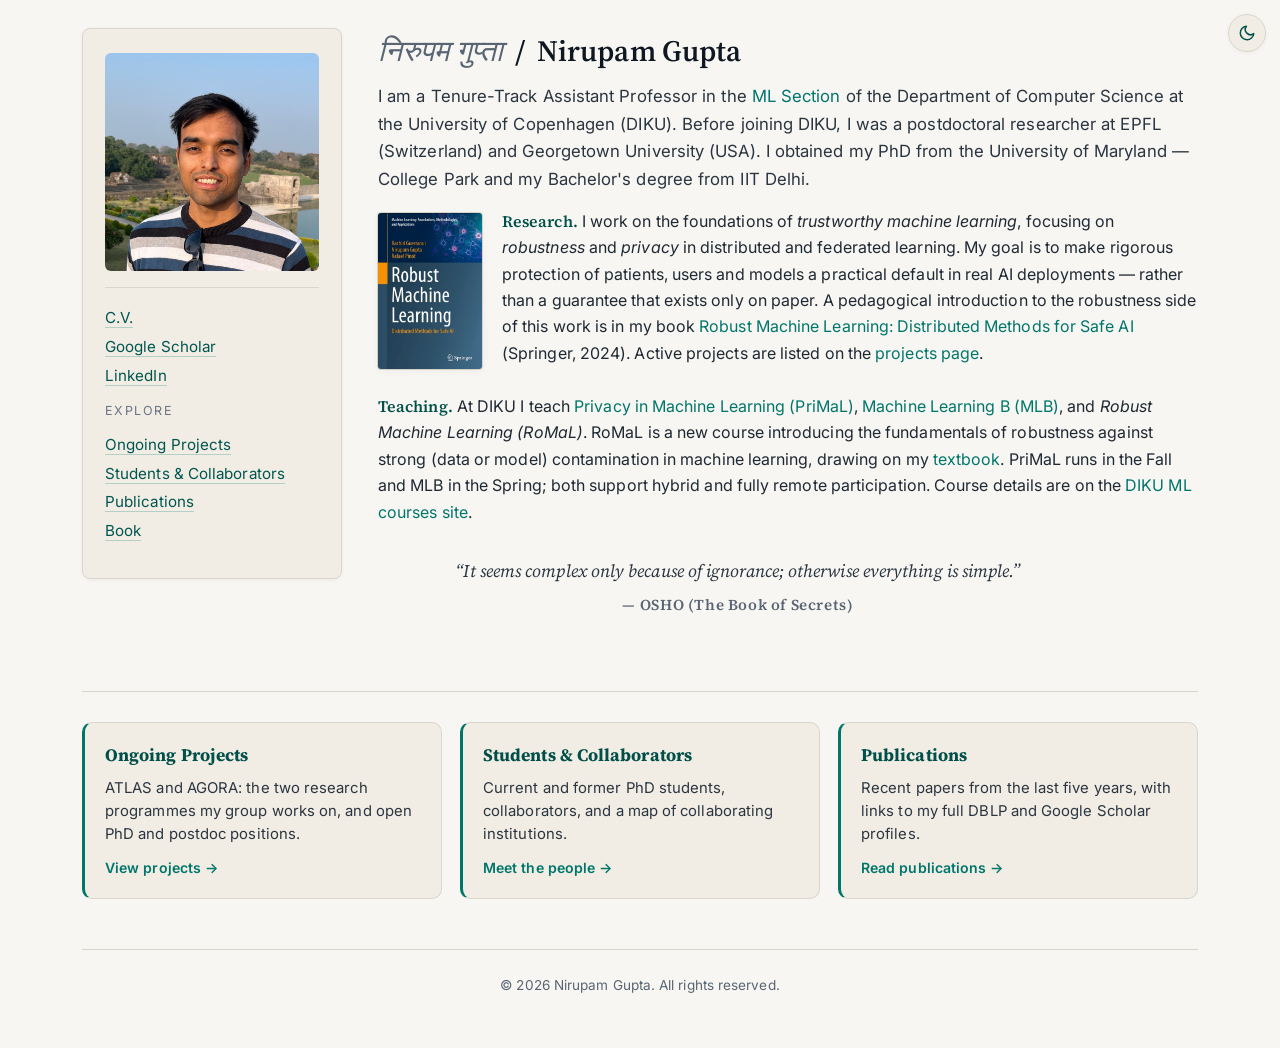
<file: index.html>
<!DOCTYPE HTML>
<html lang="en-US">
<head>
  <meta charset="UTF-8">
  <meta name="viewport" content="width=device-width, initial-scale=1.0">
  <meta name="author" content="Nirupam Gupta">
  <meta name="keywords" content="nirupam gupta, trustworthy machine learning, robust federated learning, differential privacy, Byzantine resilience, DIKU, University of Copenhagen">
  <meta name="description" content="Personal webpage of Nirupam Gupta, Tenure-Track Assistant Professor at DIKU, University of Copenhagen. Research on robust and private machine learning.">

  <title>निरुपम गुप्ता (Nirupam Gupta)</title>

  <!-- Web fonts: a clean serif for headings + a friendly sans-serif for body text -->
  <link rel="preconnect" href="https://fonts.googleapis.com">
  <link rel="preconnect" href="https://fonts.gstatic.com" crossorigin>
  <link href="https://fonts.googleapis.com/css2?family=Inter:wght@400;500;600;700&family=Source+Serif+4:ital,wght@0,400;0,600;0,700;1,400&display=swap" rel="stylesheet">

  <script>
    // Apply a saved light/dark choice before the page paints (avoids a flash).
    try { var t = localStorage.getItem('theme'); if (t) document.documentElement.setAttribute('data-theme', t); } catch (e) {}
  </script>
  <link rel="stylesheet" href="style.css">
</head>

<body>

  <button class="theme-toggle" type="button" aria-label="Switch colour theme">
    <svg class="icon-moon" viewBox="0 0 24 24" fill="none" stroke="currentColor" stroke-width="2" stroke-linecap="round" stroke-linejoin="round" aria-hidden="true"><path d="M21 12.8A9 9 0 1 1 11.2 3a7 7 0 0 0 9.8 9.8z"/></svg>
    <svg class="icon-sun" viewBox="0 0 24 24" fill="none" stroke="currentColor" stroke-width="2" stroke-linecap="round" stroke-linejoin="round" aria-hidden="true"><circle cx="12" cy="12" r="4"/><path d="M12 2v2M12 20v2M4.9 4.9l1.4 1.4M17.7 17.7l1.4 1.4M2 12h2M20 12h2M4.9 19.1l1.4-1.4M17.7 6.3l1.4-1.4"/></svg>
  </button>

  <div class="container">

    <!-- ============ HEADER: photo + intro ============ -->
    <div class="profile-grid">

      <aside class="sidebar">
        <img src="https://nirupam115.github.io/mandu.jpg" alt="Nirupam Gupta">

        <hr>
        <div class="sidebar-content">
          <p>
            <a href="https://nirupam115.github.io/full_CV.pdf" target="_blank">C.V.</a><br>
            <a href="https://scholar.google.com/citations?user=WmMys-YAAAAJ" target="_blank">Google Scholar</a><br>
            <a href="https://www.linkedin.com/in/niru-gupta/" target="_blank">LinkedIn</a>
          </p>

          <p class="nav-label">Explore</p>
          <p>
            <a href="projects.html">Ongoing Projects</a><br>
            <a href="people.html">Students &amp; Collaborators</a><br>
            <a href="publications.html">Publications</a><br>
            <a href="https://link.springer.com/book/10.1007/978-981-97-0688-4" target="_blank">Book</a>
          </p>
        </div>
      </aside>

      <section class="main">
        <h1>
          <span class="lang-script">निरुपम गुप्ता</span> &nbsp;/&nbsp; Nirupam Gupta
        </h1>

        <p class="lead">
          I am a Tenure-Track Assistant Professor in the
          <a href="https://di.ku.dk/english/research/machine-learning/" target="_blank">ML Section</a>
          of the Department of Computer Science at the University of Copenhagen (DIKU).
          Before joining DIKU, I was a postdoctoral researcher at EPFL (Switzerland)
          and Georgetown University (USA). I obtained my PhD from the University of Maryland — College Park
          and my Bachelor's degree from IIT Delhi.
        </p>

        <p class="with-book">
          <a class="book-cover" href="https://link.springer.com/book/10.1007/978-981-97-0688-4" target="_blank"
             title="Robust Machine Learning: Distributed Methods for Safe AI (Springer, 2024)">
            <img src="book_cover.jpg" width="360" height="541"
                 alt="Cover of the book Robust Machine Learning: Distributed Methods for Safe AI, by Rachid Guerraoui, Nirupam Gupta and Rafael Pinot (Springer)">
          </a>
          <span class="label">Research.</span>
          I work on the foundations of <em>trustworthy machine learning</em>, focusing on
          <em>robustness</em> and <em>privacy</em> in distributed and federated learning. My goal
          is to make rigorous protection of patients, users and models a practical default in real
          AI deployments — rather than a guarantee that exists only on paper. A pedagogical
          introduction to the robustness side of this work is in my book
          <a href="https://link.springer.com/book/10.1007/978-981-97-0688-4" target="_blank">Robust
          Machine Learning: Distributed Methods for Safe AI</a> (Springer, 2024). Active projects
          are listed on the <a href="projects.html">projects page</a>.
        </p>

        <p>
          <span class="label">Teaching.</span>
          At DIKU I teach
          <a href="https://sites.google.com/diku.edu/machine-learning-courses/primal" target="_blank">Privacy
          in Machine Learning (PriMaL)</a>,
          <a href="https://sites.google.com/diku.edu/machine-learning-courses/mlb" target="_blank">Machine
          Learning B (MLB)</a>, and <em>Robust Machine Learning (RoMaL)</em>. RoMaL is a new course
          introducing the fundamentals of robustness against strong (data or model) contamination in
          machine learning, drawing on my
          <a href="https://link.springer.com/book/10.1007/978-981-97-0688-4" target="_blank">textbook</a>.
          PriMaL runs in the Fall and MLB in the Spring; both support hybrid and fully remote
          participation. Course details are on the
          <a href="https://sites.google.com/diku.edu/machine-learning-courses" target="_blank">DIKU
          ML courses site</a>.
        </p>

        <!-- The quote, untouched -->
        <p class="quote">
          “It seems complex only because of ignorance; otherwise everything is simple.”
          <span class="attrib">— OSHO (The Book of Secrets)</span>
        </p>
      </section>
    </div>

    <!-- ============ EXPLORE: links to sub-pages ============ -->
    <div class="section">
      <div class="explore">
        <a class="explore-card" href="projects.html">
          <h3>Ongoing Projects</h3>
          <p>ATLAS and AGORA: the two research programmes my group works on, and open PhD and postdoc positions.</p>
          <span class="go">View projects &rarr;</span>
        </a>
        <a class="explore-card" href="people.html">
          <h3>Students &amp; Collaborators</h3>
          <p>Current and former PhD students, collaborators, and a map of collaborating institutions.</p>
          <span class="go">Meet the people &rarr;</span>
        </a>
        <a class="explore-card" href="publications.html">
          <h3>Publications</h3>
          <p>Recent papers from the last five years, with links to my full DBLP and Google Scholar profiles.</p>
          <span class="go">Read publications &rarr;</span>
        </a>
      </div>
    </div>

    <footer>
      &copy; 2026 Nirupam Gupta. All rights reserved.
    </footer>

  </div>

  <script src="theme.js"></script>
</body>
</html>
</file>
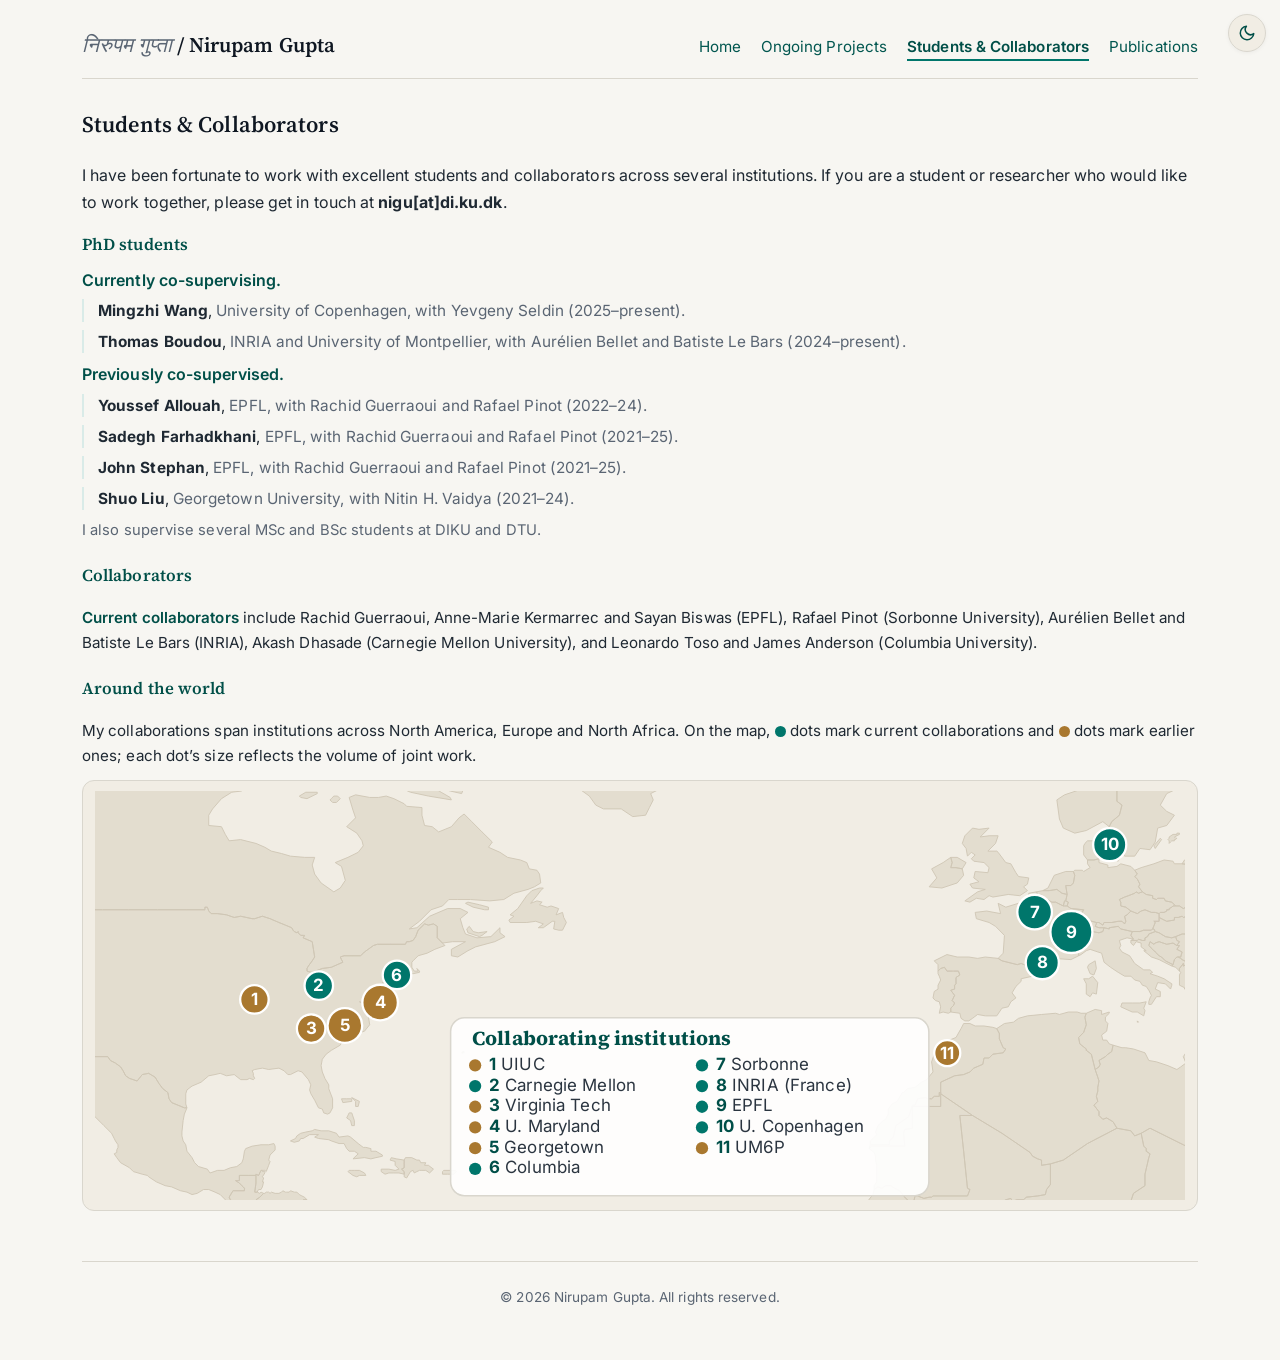
<file: people.html>
<!DOCTYPE HTML>
<html lang="en-US">
<head>
  <meta charset="UTF-8">
  <meta name="viewport" content="width=device-width, initial-scale=1.0">
  <meta name="author" content="Nirupam Gupta">
  <meta name="description" content="PhD students and collaborators of Nirupam Gupta (DIKU, University of Copenhagen).">

  <title>Students & Collaborators — Nirupam Gupta</title>

  <link rel="preconnect" href="https://fonts.googleapis.com">
  <link rel="preconnect" href="https://fonts.gstatic.com" crossorigin>
  <link href="https://fonts.googleapis.com/css2?family=Inter:wght@400;500;600;700&family=Source+Serif+4:ital,wght@0,400;0,600;0,700;1,400&display=swap" rel="stylesheet">
  <script>
    // Apply a saved light/dark choice before the page paints (avoids a flash).
    try { var t = localStorage.getItem('theme'); if (t) document.documentElement.setAttribute('data-theme', t); } catch (e) {}
  </script>
  <link rel="stylesheet" href="style.css">
</head>

<body>

  <button class="theme-toggle" type="button" aria-label="Switch colour theme">
    <svg class="icon-moon" viewBox="0 0 24 24" fill="none" stroke="currentColor" stroke-width="2" stroke-linecap="round" stroke-linejoin="round" aria-hidden="true"><path d="M21 12.8A9 9 0 1 1 11.2 3a7 7 0 0 0 9.8 9.8z"/></svg>
    <svg class="icon-sun" viewBox="0 0 24 24" fill="none" stroke="currentColor" stroke-width="2" stroke-linecap="round" stroke-linejoin="round" aria-hidden="true"><circle cx="12" cy="12" r="4"/><path d="M12 2v2M12 20v2M4.9 4.9l1.4 1.4M17.7 17.7l1.4 1.4M2 12h2M20 12h2M4.9 19.1l1.4-1.4M17.7 6.3l1.4-1.4"/></svg>
  </button>

  <div class="container">

    <header class="site-header">
      <a class="site-name" href="index.html"><span class="lang-script">निरुपम गुप्ता</span> / Nirupam Gupta</a>
      <nav class="site-nav" aria-label="Site">
        <a href="index.html">Home</a>
        <a href="projects.html">Ongoing Projects</a>
        <a href="people.html" aria-current="page">Students &amp; Collaborators</a>
        <a href="publications.html">Publications</a>
      </nav>
    </header>

    <main class="page-body">
    <div class="section people" id="people">
      <h2>Students &amp; Collaborators</h2>

      <p>
        I have been fortunate to work with excellent students and collaborators across several
        institutions. If you are a student or researcher who would like to work together, please
        get in touch at <strong>nigu[at]di.ku.dk</strong>.
      </p>

      <h3>PhD students</h3>
      <p style="margin:0 0 6px 0;"><span class="role-label">Currently co-supervising.</span></p>
      <ul class="people-list">
        <li>
          <strong>Mingzhi Wang</strong>,
          <span class="aff">University of Copenhagen, with Yevgeny Seldin (2025&ndash;present).</span>
        </li>
        <li>
          <strong>Thomas Boudou</strong>,
          <span class="aff">INRIA and University of Montpellier, with Aur&eacute;lien Bellet and
          Batiste Le Bars (2024&ndash;present).</span>
        </li>
      </ul>
      <p style="margin:8px 0 6px 0;"><span class="role-label">Previously co-supervised.</span></p>
      <ul class="people-list">
        <li>
          <strong>Youssef Allouah</strong>,
          <span class="aff">EPFL, with Rachid Guerraoui and Rafael Pinot (2022&ndash;24).</span>
        </li>
        <li>
          <strong>Sadegh Farhadkhani</strong>,
          <span class="aff">EPFL, with Rachid Guerraoui and Rafael Pinot (2021&ndash;25).</span>
        </li>
        <li>
          <strong>John Stephan</strong>,
          <span class="aff">EPFL, with Rachid Guerraoui and Rafael Pinot (2021&ndash;25).</span>
        </li>
        <li>
          <strong>Shuo Liu</strong>,
          <span class="aff">Georgetown University, with Nitin H. Vaidya (2021&ndash;24).</span>
        </li>
      </ul>
      <p class="project-note" style="margin-top:6px;">
        I also supervise several MSc and BSc students at DIKU and DTU.
      </p>

      <h3>Collaborators</h3>
      <p class="names">
        <span class="role-label">Current collaborators</span> include Rachid Guerraoui,
        Anne-Marie Kermarrec and Sayan Biswas (EPFL), Rafael Pinot (Sorbonne University),
        Aur&eacute;lien Bellet and Batiste Le Bars (INRIA), Akash Dhasade (Carnegie Mellon
        University), and Leonardo Toso and James Anderson (Columbia University).
      </p>

      <h3>Around the world</h3>
      <p class="names" style="margin-bottom:12px;">
        My collaborations span institutions across North America, Europe and North Africa. On the
        map, <span class="dot-current"></span>&nbsp;dots mark current collaborations and
        <span class="dot-earlier"></span>&nbsp;dots mark earlier ones; each dot&rsquo;s size reflects
        the volume of joint work.
      </p>
      <div class="collab-map">
      <svg class="collab-map-svg" viewBox="400.0 150.0 711.1 266.7" preserveAspectRatio="xMidYMid meet" role="img" aria-label="Map of collaborating institutions across North America, Europe and North Africa">
        <path class="land" d="M1114.2,267.5 1113.3,269.2 1114.2,271.7 1116.7,273.3 1116.7,274.2 1115.0,275.0 1114.2,277.5 1111.7,280.0 1110.8,279.2 1110.8,278.3 1107.5,276.7 1107.5,273.3 1107.5,270.0 1108.3,268.3 1107.5,267.5 1107.5,265.8 1110.0,262.5 1110.0,264.2 1111.7,263.3 1112.5,265.0 1114.2,265.8 1114.2,267.5Z M1094.2,232.5 1094.2,235.0 1090.8,235.0 1091.7,235.8 1090.0,240.0 1089.2,240.8 1084.2,240.8 1081.7,241.7 1076.7,241.7 1069.2,240.0 1067.5,238.3 1061.7,239.2 1061.7,240.0 1058.3,239.2 1055.0,239.2 1052.5,238.3 1053.3,236.7 1053.3,235.8 1055.0,235.8 1057.5,237.5 1058.3,235.8 1063.3,235.8 1067.5,235.0 1070.0,235.0 1071.7,236.7 1072.5,235.0 1071.7,231.7 1073.3,230.8 1075.8,228.3 1080.0,230.0 1082.5,228.3 1085.0,227.5 1089.2,229.2 1091.7,229.2 1094.2,230.0 1094.2,230.8 1094.2,232.5Z M1018.3,215.0 1022.5,215.0 1027.5,214.2 1030.8,216.7 1034.2,217.5 1033.3,221.7 1032.5,221.7 1031.7,225.0 1026.7,222.5 1024.2,222.5 1020.0,220.0 1017.5,217.5 1015.0,217.5 1014.2,215.8 1018.3,215.0Z M984.2,446.7 980.8,445.0 977.5,445.0 975.8,446.7 973.3,445.8 972.5,443.3 970.0,442.5 970.0,439.2 970.8,436.7 970.8,435.0 975.0,430.0 975.8,426.7 977.5,425.0 980.8,425.8 982.5,425.0 983.3,423.3 987.5,420.8 989.2,419.2 994.2,416.7 997.5,415.8 998.3,417.5 1001.7,416.7 1001.7,420.0 1002.5,422.5 1005.8,425.8 1005.8,428.3 1012.5,430.0 1011.7,433.3 1010.8,435.0 1008.3,435.8 1006.7,438.3 1005.0,439.2 1000.0,439.2 997.5,438.3 995.8,439.2 993.3,439.2 983.3,439.2 983.3,442.5 984.2,446.7Z M569.2,368.3 567.5,368.3 566.7,365.0 564.2,363.3 565.8,360.0 567.5,360.0 569.2,365.0 569.2,368.3Z M567.5,352.5 561.7,353.3 560.8,350.8 564.2,350.8 567.5,350.8 567.5,352.5Z M572.5,352.5 571.7,355.8 570.0,355.8 570.0,352.5 567.5,350.0 572.5,352.5Z M1105.8,250.8 1107.5,250.8 1105.8,253.3 1109.2,255.0 1108.3,258.3 1106.7,258.3 1105.8,258.3 1104.2,260.0 1103.3,263.3 1098.3,260.8 1095.8,258.3 1094.2,257.5 1091.7,255.0 1090.0,253.3 1087.5,250.8 1088.3,248.3 1090.8,250.0 1091.7,249.2 1094.2,248.3 1099.2,250.0 1103.3,249.2 1105.8,250.8Z M505.0,400.8 505.0,400.0 506.7,400.8 508.3,397.5 509.2,397.5 509.2,398.3 510.8,398.3 510.8,399.2 509.2,401.7 510.0,402.5 509.2,405.0 510.0,405.0 509.2,408.3 508.3,410.0 506.7,410.0 505.8,411.7 504.2,411.7 505.0,405.8 505.0,400.8Z M640.0,320.8 639.2,320.8 640.0,320.8 640.0,320.0 640.0,320.8 639.2,320.8 640.0,320.8 640.8,320.8 640.8,320.0 640.0,320.0 640.0,320.8Z M646.7,241.7 650.0,242.5 655.8,241.7 652.5,244.2 650.8,245.0 643.3,242.5 642.5,240.0 644.2,238.3 646.7,241.7Z M656.7,227.5 654.2,227.5 646.7,225.8 641.7,223.3 643.3,222.5 650.8,224.2 656.7,225.8 656.7,227.5Z M688.3,218.3 684.2,223.3 688.3,221.7 691.7,222.5 690.0,224.2 695.0,225.8 697.5,225.0 702.5,226.7 700.8,230.8 705.0,229.2 705.8,232.5 707.5,235.8 705.0,240.8 702.5,240.8 699.2,240.0 700.0,235.0 698.3,235.0 692.5,239.2 689.2,239.2 692.5,236.7 687.5,235.0 681.7,235.8 670.8,235.8 670.0,234.2 673.3,231.7 670.8,230.8 675.8,226.7 681.7,218.3 685.0,215.0 690.0,213.3 692.5,213.3 690.8,215.0 688.3,218.3Z M560.0,155.0 557.5,157.5 555.0,157.5 553.3,155.8 554.2,155.0 555.8,153.3 558.3,153.3 560.0,155.0Z M545.0,151.7 538.3,155.0 534.2,154.2 533.3,153.3 537.5,150.8 545.0,150.8 545.0,151.7Z M496.7,114.2 496.7,119.2 504.2,115.0 510.8,119.2 509.2,123.3 515.0,126.7 520.8,122.5 524.2,117.5 525.0,111.7 532.5,112.5 540.8,113.3 548.3,115.8 549.2,118.3 545.0,121.7 548.3,124.2 547.5,127.5 536.7,130.8 529.2,131.7 523.3,130.0 521.7,133.3 516.7,137.5 515.0,140.0 508.3,144.2 500.8,144.2 495.8,146.7 495.8,150.0 489.2,150.8 482.5,155.0 476.7,161.7 474.2,165.8 474.2,172.5 482.5,173.3 485.0,178.3 487.5,182.5 495.0,181.7 505.0,184.2 510.8,186.7 515.0,189.2 521.7,190.8 527.5,192.5 536.7,193.3 543.3,193.3 541.7,198.3 543.3,204.2 547.5,210.0 555.8,215.8 560.0,213.3 563.3,208.3 560.8,199.2 556.7,196.7 565.0,193.3 571.7,190.0 575.0,185.8 574.2,182.5 570.8,177.5 564.2,173.3 570.0,167.5 568.3,162.5 565.8,154.2 570.0,152.5 579.2,154.2 585.0,154.2 590.0,153.3 595.0,155.0 601.7,158.3 603.3,160.0 613.3,160.8 613.3,165.8 615.0,172.5 620.0,173.3 624.2,176.7 632.5,173.3 637.5,167.5 640.8,165.0 645.8,170.0 652.5,176.7 659.2,183.3 656.7,186.7 664.2,190.0 669.2,193.3 677.5,195.0 681.7,196.7 683.3,200.8 688.3,201.7 690.0,204.2 690.8,210.0 686.7,212.5 682.5,214.2 673.3,216.7 666.7,220.8 657.5,221.7 645.0,220.8 636.7,220.8 630.8,220.8 626.7,225.0 619.2,227.5 611.7,235.0 605.0,240.0 610.0,239.2 618.3,231.7 630.0,226.7 638.3,226.7 643.3,229.2 638.3,233.3 640.0,239.2 641.7,243.3 649.2,245.8 658.3,245.0 664.2,239.2 664.2,242.5 667.5,245.0 660.8,248.3 648.3,251.7 643.3,254.2 636.7,258.3 632.5,257.5 632.5,253.3 641.7,248.3 633.3,248.3 626.7,249.2 623.3,245.8 623.3,238.3 620.8,236.7 617.5,237.5 615.0,236.7 610.8,240.8 609.2,245.0 607.5,247.5 605.0,248.3 603.3,248.3 602.5,250.0 592.5,250.0 584.2,250.0 581.7,250.8 575.8,255.0 575.0,255.8 573.3,257.5 568.3,257.5 562.5,257.5 560.0,258.3 560.8,260.0 561.7,261.7 554.2,265.0 548.3,265.8 541.7,268.3 540.8,268.3 538.3,267.5 538.3,266.7 538.3,265.8 539.2,264.2 541.7,260.8 543.3,258.3 542.5,253.3 541.7,248.3 535.8,245.8 536.7,244.2 535.8,244.2 534.2,244.2 532.5,242.5 532.5,241.7 531.7,242.5 530.0,241.7 529.2,240.8 528.3,239.2 524.2,237.5 520.0,235.8 514.2,233.3 509.2,231.7 504.2,233.3 502.5,233.3 495.0,231.7 490.8,232.5 485.8,230.8 480.0,230.0 475.8,230.0 474.2,228.3 473.3,225.8 471.7,225.8 471.7,227.5 460.0,227.5 440.8,227.5 421.7,227.5 405.0,227.5 388.3,227.5 372.5,227.5 355.0,227.5 350.0,227.5 333.3,227.5 317.5,227.5 316.7,227.5 305.8,222.5 301.7,220.0 291.7,217.5 289.2,212.5 290.0,209.2 282.5,206.7 281.7,202.5 275.0,198.3 275.0,195.8 277.5,192.5 277.5,189.2 268.3,185.8 262.5,179.2 259.2,175.8 254.2,173.3 250.0,170.8 247.5,167.5 241.7,170.0 236.7,172.5 231.7,169.2 227.5,166.7 222.5,165.0 216.7,165.0 216.7,133.3 216.7,112.5 227.5,114.2 235.8,116.7 241.7,117.5 246.7,115.0 253.3,113.3 261.7,114.2 270.0,111.7 279.2,110.0 282.5,112.5 286.7,110.8 288.3,108.3 291.7,109.2 301.7,114.2 308.3,110.0 309.2,114.2 316.7,113.3 318.3,111.7 325.0,112.5 333.3,114.2 346.7,116.7 354.2,117.5 360.0,117.5 367.5,120.0 359.2,122.5 369.2,124.2 384.2,123.3 389.2,122.5 395.0,125.8 400.8,122.5 395.8,120.8 399.2,118.3 405.8,118.3 410.0,117.5 415.0,119.2 420.0,122.5 426.7,121.7 436.7,124.2 445.0,123.3 453.3,123.3 452.5,120.0 457.5,119.2 465.8,120.8 465.8,125.8 469.2,121.7 474.2,121.7 476.7,116.7 470.8,112.5 464.2,110.8 464.2,104.2 470.8,100.8 478.3,101.7 484.2,104.2 491.7,110.0 486.7,112.5 496.7,114.2Z M519.2,93.3 523.3,96.7 528.3,92.5 542.5,90.0 552.5,95.8 551.7,100.0 562.5,98.3 567.5,95.8 580.0,98.3 587.5,101.7 588.3,103.3 598.3,102.5 604.2,105.8 617.5,108.3 622.5,110.8 628.3,115.8 617.5,118.3 630.8,121.7 640.0,123.3 647.5,128.3 656.7,128.3 655.0,132.5 645.0,139.2 638.3,136.7 629.2,130.8 622.5,131.7 621.7,135.0 627.5,138.3 635.0,140.8 637.5,142.5 640.8,147.5 639.2,151.7 631.7,150.0 617.5,145.8 625.8,150.8 631.7,154.2 632.5,155.8 617.5,153.3 605.8,150.8 598.3,147.5 600.8,145.8 592.5,143.3 584.2,140.8 584.2,142.5 568.3,143.3 563.3,141.7 567.5,137.5 577.5,136.7 589.2,136.7 587.5,134.2 589.2,131.7 596.7,125.8 595.0,123.3 592.5,121.7 584.2,119.2 573.3,117.5 576.7,115.8 570.8,112.5 565.8,111.7 561.7,110.0 558.3,111.7 548.3,112.5 528.3,111.7 516.7,110.0 507.5,109.2 502.5,106.7 508.3,104.2 500.8,104.2 499.2,98.3 503.3,93.3 509.2,91.7 523.3,90.0 519.2,93.3Z M1053.3,235.8 1053.3,236.7 1052.5,238.3 1055.0,239.2 1058.3,239.2 1057.5,241.7 1055.0,242.5 1050.8,241.7 1050.0,244.2 1047.5,244.2 1045.8,243.3 1043.3,245.8 1040.0,245.8 1038.3,244.2 1035.8,241.7 1033.3,243.3 1033.3,240.0 1037.5,237.5 1037.5,235.8 1040.0,236.7 1041.7,235.8 1045.8,235.8 1047.5,234.2 1053.3,235.8Z M543.3,370.8 547.5,371.7 552.5,371.7 557.5,373.3 559.2,375.8 565.0,375.0 566.7,375.8 571.7,380.0 575.0,382.5 576.7,382.5 580.0,383.3 580.0,385.0 583.3,385.0 587.5,387.5 587.5,388.3 583.3,389.2 580.0,390.0 575.8,389.2 568.3,390.0 571.7,386.7 569.2,385.0 565.8,385.0 564.2,383.3 562.5,380.0 559.2,380.0 554.2,378.3 552.5,377.5 545.8,376.7 543.3,375.8 545.8,374.2 540.0,374.2 535.8,376.7 534.2,376.7 533.3,378.3 530.0,379.2 527.5,378.3 530.8,376.7 531.7,375.0 534.2,373.3 537.5,372.5 541.7,371.7 543.3,370.8Z M1094.2,230.0 1091.7,229.2 1089.2,229.2 1085.0,227.5 1082.5,228.3 1080.0,230.0 1075.8,228.3 1072.5,225.8 1069.2,225.0 1069.2,222.5 1068.3,220.8 1071.7,219.2 1074.2,218.3 1078.3,216.7 1079.2,215.8 1080.8,216.7 1083.3,215.8 1085.8,217.5 1090.0,218.3 1090.0,220.0 1092.5,220.8 1093.3,220.0 1097.5,220.0 1098.3,221.7 1102.5,222.5 1105.0,225.0 1103.3,225.0 1102.5,225.8 1100.8,226.7 1100.8,227.5 1099.2,227.5 1099.2,228.3 1097.5,229.2 1095.0,229.2 1094.2,230.0Z M1055.0,194.2 1055.0,196.7 1060.8,198.3 1060.8,200.0 1066.7,199.2 1069.2,197.5 1075.8,199.2 1078.3,201.7 1080.0,204.2 1078.3,205.8 1080.0,207.5 1081.7,210.8 1080.8,212.5 1083.3,215.8 1080.8,216.7 1079.2,215.8 1078.3,216.7 1074.2,218.3 1071.7,219.2 1068.3,220.8 1069.2,222.5 1069.2,225.0 1072.5,225.8 1075.8,228.3 1073.3,230.8 1071.7,231.7 1072.5,235.0 1071.7,236.7 1070.0,235.0 1067.5,235.0 1063.3,235.8 1058.3,235.8 1057.5,237.5 1055.0,235.8 1053.3,235.8 1047.5,234.2 1045.8,235.8 1041.7,235.8 1042.5,231.7 1045.0,227.5 1036.7,226.7 1034.2,225.0 1035.0,222.5 1033.3,221.7 1034.2,217.5 1033.3,211.7 1036.7,211.7 1038.3,210.0 1039.2,205.0 1038.3,202.5 1039.2,201.7 1044.2,201.7 1045.0,202.5 1049.2,200.0 1047.5,197.5 1047.5,195.0 1051.7,195.0 1055.0,194.2Z M1070.8,190.8 1067.5,195.8 1061.7,192.5 1060.8,190.0 1068.3,188.3 1070.8,190.8Z M1060.8,186.7 1059.2,188.3 1057.5,187.5 1053.3,191.7 1055.0,194.2 1051.7,195.0 1047.5,195.0 1045.0,191.7 1045.0,185.8 1045.8,184.2 1047.5,182.5 1052.5,182.5 1054.2,180.8 1059.2,179.2 1058.3,182.5 1056.7,184.2 1057.5,185.8 1060.8,186.7Z M601.7,390.8 602.5,389.2 606.7,389.2 610.0,390.8 611.7,390.8 612.5,392.5 615.8,392.5 615.0,394.2 617.5,394.2 620.8,396.7 618.3,399.2 615.8,397.5 613.3,397.5 611.7,397.5 610.0,398.3 608.3,399.2 607.5,397.5 605.8,398.3 603.3,402.5 601.7,401.7 601.7,400.0 601.7,398.3 600.0,396.7 601.7,395.8 601.7,393.3 601.7,390.8Z M1066.7,370.0 1047.5,380.0 1031.7,390.8 1023.3,393.3 1017.5,394.2 1017.5,390.8 1015.0,390.0 1011.7,388.3 1010.0,385.8 991.7,373.3 972.5,361.7 951.7,347.5 951.7,346.7 951.7,340.0 960.8,335.8 966.7,335.0 970.8,333.3 973.3,330.8 979.2,328.3 980.0,324.2 983.3,324.2 985.8,321.7 992.5,320.8 994.2,318.3 992.5,317.5 990.0,311.7 990.0,308.3 988.3,305.0 993.3,301.7 999.2,300.8 1002.5,298.3 1008.3,296.7 1017.5,295.8 1026.7,295.0 1029.2,295.8 1035.0,294.2 1040.8,294.2 1043.3,295.0 1046.7,295.0 1045.8,297.5 1046.7,302.5 1045.0,307.5 1041.7,310.8 1042.5,315.0 1046.7,318.3 1046.7,319.2 1050.0,321.7 1052.5,331.7 1054.2,336.7 1055.0,339.2 1054.2,343.3 1054.2,345.8 1053.3,349.2 1054.2,352.5 1051.7,355.0 1055.0,359.2 1055.0,361.7 1057.5,364.2 1060.0,363.3 1064.2,365.8 1066.7,370.0Z M950.0,267.5 950.0,263.3 947.5,260.8 955.8,256.7 962.5,258.3 970.0,258.3 975.8,259.2 980.8,258.3 989.2,259.2 991.7,260.8 1001.7,263.3 1004.2,262.5 1010.0,265.0 1016.7,264.2 1016.7,267.5 1011.7,270.8 1004.2,272.5 1004.2,274.2 1000.8,277.5 998.3,281.7 1000.8,285.0 997.5,287.5 995.8,290.8 991.7,291.7 988.3,296.7 980.8,296.7 975.8,295.8 972.5,298.3 970.0,300.0 967.5,300.0 965.0,298.3 964.2,295.0 958.3,294.2 958.3,291.7 960.0,290.0 960.8,288.3 959.2,286.7 960.8,283.3 958.3,280.0 960.8,279.2 960.8,276.7 961.7,275.8 961.7,271.7 964.2,270.0 963.3,267.5 960.0,267.5 959.2,267.5 955.8,267.5 954.2,265.0 951.7,265.8 950.0,267.5Z M1053.3,265.8 1051.7,270.0 1049.2,269.2 1047.5,265.0 1048.3,263.3 1052.5,260.8 1053.3,265.8Z M1020.0,220.0 1024.2,222.5 1026.7,222.5 1031.7,225.0 1032.5,225.0 1034.2,225.0 1036.7,226.7 1045.0,227.5 1042.5,231.7 1041.7,235.8 1040.0,236.7 1037.5,235.8 1037.5,237.5 1033.3,240.0 1033.3,243.3 1035.8,241.7 1038.3,244.2 1037.5,245.8 1039.2,248.3 1037.5,250.0 1039.2,254.2 1041.7,255.0 1041.7,257.5 1036.7,260.0 1025.0,259.2 1017.5,260.8 1016.7,264.2 1010.0,265.0 1004.2,262.5 1001.7,263.3 991.7,260.8 989.2,259.2 992.5,255.8 993.3,244.2 987.5,238.3 983.3,235.8 975.0,233.3 974.2,229.2 981.7,228.3 990.8,230.0 989.2,223.3 994.2,225.8 1007.5,221.7 1009.2,216.7 1014.2,215.8 1015.0,217.5 1017.5,217.5 1020.0,220.0Z M968.3,196.7 965.8,200.8 961.7,200.0 958.3,200.0 959.2,196.7 958.3,193.3 962.5,193.3 968.3,196.7Z M983.3,174.2 977.5,180.0 983.3,179.2 989.2,179.2 987.5,184.2 982.5,189.2 988.3,189.2 989.2,190.0 994.2,196.7 997.5,197.5 1000.8,203.3 1002.5,205.8 1009.2,206.7 1008.3,210.8 1005.8,212.5 1008.3,215.0 1003.3,218.3 995.8,217.5 985.8,219.2 983.3,218.3 980.0,220.8 975.0,220.0 970.8,222.5 967.5,221.7 975.8,215.8 980.8,214.2 972.5,213.3 970.8,210.8 976.7,209.2 973.3,206.7 974.2,202.5 982.5,203.3 983.3,200.0 980.0,196.7 973.3,195.8 971.7,194.2 974.2,191.7 971.7,190.0 969.2,192.5 968.3,187.5 965.8,184.2 967.5,179.2 972.5,174.2 976.7,175.0 983.3,174.2Z M740.0,40.8 759.2,37.5 778.3,37.5 785.8,35.8 805.0,35.0 849.2,35.8 884.2,40.0 874.2,42.5 852.5,42.5 822.5,43.3 825.8,44.2 845.0,43.3 861.7,45.8 872.5,44.2 877.5,45.8 871.7,49.2 885.8,46.7 912.5,45.0 929.2,45.8 932.5,48.3 909.2,52.5 906.7,53.3 888.3,54.2 901.7,55.0 895.0,59.2 890.8,62.5 890.8,68.3 897.5,72.5 888.3,72.5 879.2,74.2 890.0,77.5 890.8,81.7 885.0,82.5 892.5,87.5 880.0,87.5 886.7,90.0 885.0,91.7 876.7,92.5 869.2,92.5 875.8,96.7 875.8,99.2 865.0,96.7 862.5,98.3 870.0,99.2 876.7,103.3 879.2,107.5 869.2,108.3 865.0,106.7 858.3,103.3 860.0,106.7 853.3,110.0 868.3,110.0 875.8,110.0 860.8,115.0 845.8,120.0 830.0,121.7 823.3,121.7 817.5,123.3 810.0,129.2 798.3,133.3 794.2,133.3 786.7,135.0 779.2,136.7 774.2,140.0 774.2,143.3 770.8,147.5 762.5,151.7 764.2,155.8 761.7,160.8 759.2,165.8 750.8,166.7 743.3,161.7 731.7,161.7 726.7,159.2 722.5,153.3 713.3,146.7 710.0,142.5 709.2,137.5 701.7,132.5 704.2,128.3 700.0,126.7 705.8,120.0 714.2,118.3 715.8,115.8 717.5,111.7 710.8,113.3 708.3,114.2 703.3,115.0 695.8,113.3 695.8,109.2 698.3,106.7 703.3,106.7 714.2,108.3 705.0,104.2 700.0,102.5 694.2,103.3 690.0,101.7 695.8,96.7 692.5,95.0 688.3,90.8 681.7,85.0 674.2,82.5 674.2,80.8 660.0,77.5 647.5,76.7 633.3,76.7 619.2,77.5 613.3,75.8 603.3,72.5 617.5,70.8 629.2,70.0 605.0,68.3 592.5,66.7 593.3,64.2 615.0,61.7 635.0,59.2 637.5,56.7 622.5,55.0 626.7,52.5 645.8,49.2 654.2,48.3 651.7,45.8 665.0,44.2 682.5,43.3 699.2,43.3 705.0,45.0 720.0,41.7 733.3,44.2 740.8,44.2 752.5,46.7 739.2,43.3 740.0,40.8Z M499.2,423.3 496.7,422.5 493.3,422.5 490.8,421.7 487.5,419.2 487.5,417.5 488.3,416.7 487.5,415.0 490.0,410.8 497.5,410.8 497.5,409.2 496.7,408.3 495.8,407.5 494.2,405.8 491.7,404.2 494.2,404.2 494.2,400.8 500.0,400.8 505.0,400.8 505.0,405.8 504.2,411.7 505.8,411.7 507.5,412.5 508.3,411.7 510.0,412.5 507.5,415.0 505.0,416.7 504.2,417.5 505.0,418.3 503.3,420.0 502.5,420.0 502.5,420.8 501.7,421.7 500.0,422.5 499.2,423.3Z M515.0,427.5 514.2,425.8 512.5,425.8 512.5,423.3 511.7,422.5 510.8,422.5 508.3,423.3 508.3,422.5 506.7,421.7 505.0,420.0 503.3,420.0 505.0,418.3 504.2,417.5 505.0,416.7 507.5,415.0 510.0,412.5 510.8,412.5 511.7,411.7 513.3,411.7 514.2,412.5 515.0,411.7 517.5,412.5 520.0,412.5 521.7,411.7 522.5,410.8 524.2,411.7 525.0,411.7 526.7,411.7 527.5,410.8 530.0,411.7 531.7,411.7 533.3,413.3 535.0,414.2 536.7,415.0 538.3,416.7 535.8,416.7 535.0,417.5 533.3,418.3 531.7,418.3 530.8,419.2 530.0,418.3 529.2,417.5 528.3,417.5 527.5,419.2 526.7,419.2 526.7,420.0 525.0,421.7 524.2,422.5 523.3,423.3 521.7,421.7 520.8,423.3 519.2,423.3 518.3,423.3 518.3,426.7 517.5,426.7 516.7,427.5 515.0,427.5Z M1105.0,245.0 1105.8,247.5 1107.5,248.3 1105.8,250.8 1103.3,249.2 1099.2,250.0 1094.2,248.3 1091.7,249.2 1090.8,250.0 1088.3,248.3 1087.5,250.8 1090.0,253.3 1091.7,255.0 1094.2,257.5 1095.8,258.3 1098.3,260.8 1103.3,263.3 1102.5,264.2 1097.5,261.7 1094.2,260.0 1089.2,258.3 1084.2,254.2 1085.8,254.2 1082.5,251.7 1082.5,249.2 1079.2,248.3 1077.5,250.8 1075.8,249.2 1075.8,247.5 1080.0,247.5 1080.8,246.7 1083.3,247.5 1085.0,247.5 1085.0,245.8 1086.7,245.0 1087.5,243.3 1091.7,241.7 1094.2,242.5 1098.3,245.0 1102.5,245.8 1105.0,245.0Z M593.3,389.2 596.7,390.0 601.7,390.8 601.7,393.3 601.7,395.8 600.0,396.7 601.7,398.3 601.7,400.0 598.3,399.2 595.0,399.2 591.7,399.2 589.2,400.0 586.7,398.3 586.7,396.7 591.7,396.7 595.8,397.5 598.3,396.7 595.8,394.2 595.8,391.7 592.5,390.8 593.3,389.2Z M1090.0,240.0 1091.7,235.8 1090.8,235.0 1094.2,235.0 1094.2,232.5 1097.5,234.2 1099.2,235.0 1104.2,234.2 1104.2,232.5 1106.7,232.5 1109.2,231.7 1110.0,232.5 1112.5,231.7 1113.3,230.0 1115.8,230.0 1121.7,231.7 1122.5,230.8 1125.8,232.5 1125.8,234.2 1122.5,235.0 1120.0,239.2 1116.7,242.5 1112.5,243.3 1109.2,243.3 1105.0,245.0 1102.5,245.8 1098.3,245.0 1094.2,242.5 1091.7,241.7 1090.8,240.0 1090.0,240.0Z M965.8,200.8 966.7,205.0 962.5,210.0 952.5,213.3 944.2,212.5 949.2,206.7 945.8,200.8 953.3,196.7 958.3,193.3 959.2,196.7 958.3,200.0 961.7,200.0 965.8,200.8Z M1085.8,287.5 1084.2,291.7 1085.0,293.3 1084.2,296.7 1080.0,294.2 1076.7,294.2 1069.2,290.8 1070.0,288.3 1076.7,288.3 1081.7,288.3 1085.8,287.5Z M1050.8,270.8 1054.2,275.0 1053.3,282.5 1050.8,281.7 1049.2,284.2 1046.7,282.5 1046.7,275.8 1045.0,272.5 1048.3,272.5 1050.8,270.8Z M1069.2,240.0 1076.7,241.7 1075.8,244.2 1077.5,246.7 1073.3,245.8 1068.3,247.5 1069.2,250.8 1068.3,252.5 1070.0,255.0 1075.0,257.5 1078.3,262.5 1084.2,266.7 1088.3,266.7 1090.0,268.3 1088.3,269.2 1093.3,270.8 1097.5,272.5 1102.5,275.8 1102.5,276.7 1101.7,279.2 1098.3,275.8 1093.3,275.0 1091.7,279.2 1095.0,280.8 1095.0,284.2 1092.5,284.2 1089.2,289.2 1087.5,289.2 1087.5,287.5 1088.3,285.0 1089.2,283.3 1087.5,280.0 1085.8,277.5 1083.3,276.7 1081.7,274.2 1078.3,273.3 1075.8,270.8 1071.7,270.8 1067.5,268.3 1062.5,265.0 1058.3,261.7 1056.7,255.8 1054.2,255.0 1049.2,253.3 1046.7,254.2 1043.3,256.7 1041.7,257.5 1041.7,255.0 1039.2,254.2 1037.5,250.0 1039.2,248.3 1037.5,245.8 1038.3,244.2 1040.0,245.8 1043.3,245.8 1045.8,243.3 1047.5,244.2 1050.0,244.2 1050.8,241.7 1055.0,242.5 1057.5,241.7 1058.3,239.2 1061.7,240.0 1061.7,239.2 1067.5,238.3 1069.2,240.0Z M569.2,397.5 572.5,397.5 575.8,399.2 576.7,400.8 572.5,400.8 570.8,401.7 568.3,400.8 565.0,398.3 565.8,397.5 567.5,397.5 569.2,397.5Z M1082.5,373.3 1078.3,375.0 1075.8,371.7 1066.7,370.0 1064.2,365.8 1060.0,363.3 1057.5,364.2 1055.0,361.7 1055.0,359.2 1051.7,355.0 1054.2,352.5 1053.3,349.2 1054.2,345.8 1054.2,343.3 1055.0,339.2 1054.2,336.7 1052.5,331.7 1055.0,330.0 1055.8,328.3 1055.0,325.8 1059.2,323.3 1060.8,321.7 1063.3,320.0 1064.2,315.8 1070.0,317.5 1072.5,317.5 1077.5,318.3 1085.0,320.8 1087.5,325.8 1092.5,326.7 1100.0,329.2 1105.8,331.7 1108.3,330.0 1111.7,327.5 1110.0,323.3 1111.7,320.8 1115.8,318.3 1120.0,317.5 1127.5,318.3 1129.2,320.8 1130.8,320.8 1133.3,322.5 1138.3,322.5 1140.0,325.0 1137.5,327.5 1138.3,330.0 1137.5,333.3 1139.2,337.5 1139.2,357.5 1139.2,377.5 1139.2,389.2 1132.5,389.2 1132.5,390.8 1110.0,380.8 1088.3,370.0 1082.5,373.3Z M1033.3,221.7 1035.0,222.5 1034.2,225.0 1032.5,225.0 1031.7,225.0 1032.5,221.7 1033.3,221.7Z M970.8,301.7 974.2,303.3 980.0,303.3 985.8,304.2 988.3,305.0 990.0,308.3 990.0,311.7 992.5,317.5 994.2,318.3 992.5,320.8 985.8,321.7 983.3,324.2 980.0,324.2 979.2,328.3 973.3,330.8 970.8,333.3 966.7,335.0 960.8,335.8 951.7,340.0 951.7,346.7 950.8,346.7 950.8,349.2 947.5,349.2 945.8,350.8 943.3,350.8 941.7,350.0 936.7,350.8 935.0,355.0 933.3,355.0 930.8,362.5 922.5,368.3 920.8,375.8 918.3,378.3 918.3,380.8 905.8,380.8 905.8,378.3 907.5,376.7 910.0,374.2 909.2,372.5 910.8,368.3 914.2,365.0 915.8,364.2 917.5,360.8 917.5,357.5 920.0,354.2 923.3,352.5 926.7,346.7 927.5,346.7 930.0,344.2 935.0,343.3 939.2,340.0 942.5,338.3 946.7,333.3 945.8,326.7 947.5,321.7 948.3,319.2 951.7,315.0 957.5,312.5 961.7,310.8 965.0,305.0 966.7,301.7 970.8,301.7Z M460.0,356.7 458.3,360.8 457.5,365.0 456.7,372.5 456.7,375.0 457.5,378.3 459.2,380.8 460.0,385.0 463.3,389.2 465.0,392.5 467.5,395.0 473.3,396.7 475.0,399.2 480.0,397.5 484.2,397.5 488.3,395.8 492.5,395.0 495.8,392.5 496.7,390.0 497.5,385.0 498.3,383.3 502.5,381.7 508.3,380.8 513.3,380.8 516.7,380.0 517.5,381.7 517.5,384.2 514.2,387.5 513.3,390.8 514.2,391.7 513.3,394.2 511.7,398.3 510.8,397.5 509.2,397.5 508.3,397.5 506.7,400.8 505.0,400.0 505.0,400.8 500.0,400.8 494.2,400.8 494.2,404.2 491.7,404.2 494.2,405.8 495.8,407.5 496.7,408.3 497.5,409.2 497.5,410.8 490.0,410.8 487.5,415.0 488.3,416.7 487.5,417.5 487.5,419.2 481.7,413.3 478.3,411.7 474.2,410.0 470.8,410.0 466.7,412.5 463.3,413.3 460.0,411.7 455.8,410.8 450.0,408.3 445.8,407.5 440.0,405.0 435.0,401.7 434.2,400.8 430.8,400.0 425.0,398.3 422.5,395.8 416.7,392.5 414.2,389.2 412.5,386.7 414.2,385.8 414.2,384.2 415.0,382.5 415.0,380.8 413.3,378.3 412.5,376.7 410.8,373.3 405.8,368.3 400.8,363.3 397.5,360.0 393.3,357.5 391.7,356.7 392.5,353.3 390.0,351.7 386.7,349.2 385.0,345.0 382.5,345.0 379.2,341.7 376.7,339.2 376.7,337.5 373.3,333.3 371.7,329.2 371.7,326.7 367.5,325.0 365.8,325.0 362.5,323.3 361.7,325.8 362.5,328.3 363.3,332.5 365.0,335.0 369.2,338.3 370.0,340.0 370.8,340.0 371.7,342.5 372.5,341.7 373.3,345.8 375.0,346.7 376.7,349.2 380.0,351.7 381.7,356.7 383.3,359.2 385.0,361.7 385.0,365.0 388.3,365.0 390.0,367.5 392.5,370.0 391.7,370.8 390.0,373.3 388.3,373.3 387.5,370.0 383.3,366.7 380.0,364.2 376.7,362.5 376.7,358.3 375.8,355.8 373.3,354.2 370.0,351.7 369.2,351.7 367.5,350.8 364.2,349.2 360.8,345.8 363.3,345.8 365.8,344.2 365.8,341.7 361.7,337.5 358.3,335.8 355.8,332.5 354.2,328.3 351.7,324.2 349.2,319.2 355.8,319.2 362.5,318.3 362.5,319.2 370.8,321.7 383.3,325.8 394.2,325.8 398.3,325.8 398.3,323.3 408.3,323.3 410.0,325.8 413.3,327.5 416.7,330.0 418.3,332.5 420.0,335.8 422.5,337.5 427.5,339.2 430.8,335.0 435.0,334.2 439.2,336.7 441.7,340.8 444.2,344.2 447.5,346.7 448.3,350.8 450.0,353.3 454.2,355.0 458.3,356.7 460.0,356.7Z M932.5,419.2 934.2,417.5 935.0,414.2 936.7,414.2 940.8,415.8 944.2,415.0 945.8,415.0 946.7,414.2 969.2,414.2 970.8,410.0 969.2,409.2 966.7,385.0 964.2,361.7 972.5,361.7 991.7,373.3 1010.0,385.8 1011.7,388.3 1015.0,390.0 1017.5,390.8 1017.5,394.2 1023.3,393.3 1023.3,406.7 1020.8,410.0 1020.0,413.3 1015.0,414.2 1007.5,415.0 1005.8,416.7 1001.7,416.7 998.3,417.5 997.5,415.8 994.2,416.7 989.2,419.2 987.5,420.8 983.3,423.3 982.5,425.0 980.8,425.8 977.5,425.0 975.8,426.7 975.0,430.0 970.8,435.0 970.8,436.7 970.0,439.2 970.0,442.5 967.5,443.3 966.7,444.2 965.8,441.7 964.2,442.5 963.3,441.7 961.7,443.3 957.5,443.3 955.8,442.5 955.0,443.3 953.3,441.7 954.2,440.0 953.3,439.2 952.5,440.0 952.5,438.3 953.3,436.7 950.8,434.2 950.8,432.5 949.2,431.7 948.3,431.7 946.7,432.5 945.0,433.3 943.3,434.2 940.8,434.2 940.0,432.5 938.3,432.5 937.5,432.5 936.7,432.5 935.8,430.8 936.7,429.2 935.8,426.7 933.3,425.8 932.5,422.5 932.5,419.2Z M1080.8,300.8 1080.0,300.8 1080.0,300.0 1080.8,300.8Z M1110.0,264.2 1110.0,262.5 1107.5,265.8 1107.5,267.5 1106.7,266.7 1105.0,265.0 1102.5,264.2 1103.3,263.3 1104.2,260.0 1105.8,258.3 1106.7,258.3 1108.3,259.2 1109.2,260.0 1110.8,260.8 1113.3,261.7 1112.5,262.5 1111.7,263.3 1110.0,264.2Z M932.5,419.2 928.3,415.0 925.0,410.8 921.7,409.2 919.2,407.5 915.8,407.5 913.3,409.2 910.8,408.3 908.3,410.0 908.3,407.5 910.0,405.0 910.0,399.2 910.0,394.2 909.2,390.8 909.2,388.3 908.3,385.8 905.0,383.3 906.7,381.7 928.3,381.7 927.5,373.3 928.3,370.8 933.3,370.0 933.3,355.8 951.7,355.8 951.7,347.5 972.5,361.7 964.2,361.7 966.7,385.0 969.2,409.2 970.8,410.0 969.2,414.2 946.7,414.2 945.8,415.0 944.2,415.0 940.8,415.8 936.7,414.2 935.0,414.2 934.2,417.5 932.5,419.2Z M1011.7,433.3 1012.5,430.0 1005.8,428.3 1005.8,425.8 1002.5,422.5 1001.7,420.0 1001.7,416.7 1005.8,416.7 1007.5,415.0 1015.0,414.2 1020.0,413.3 1020.8,410.0 1023.3,406.7 1023.3,393.3 1031.7,390.8 1047.5,380.0 1066.7,370.0 1075.8,371.7 1078.3,375.0 1082.5,373.3 1084.2,381.7 1085.8,383.3 1085.8,385.0 1088.3,386.7 1087.5,389.2 1085.0,400.0 1085.0,407.5 1077.5,412.5 1075.0,420.0 1077.5,422.5 1077.5,425.8 1080.8,425.8 1080.8,428.3 1079.2,429.2 1079.2,430.8 1077.5,430.8 1074.2,425.0 1072.5,424.2 1068.3,427.5 1064.2,425.8 1060.8,425.8 1059.2,426.7 1055.8,425.8 1052.5,428.3 1050.0,428.3 1043.3,425.8 1040.8,427.5 1037.5,427.5 1035.8,425.0 1030.0,423.3 1024.2,423.3 1022.5,425.0 1021.7,428.3 1020.8,430.0 1020.0,435.0 1015.8,431.7 1014.2,431.7 1011.7,433.3Z M524.2,438.3 521.7,436.7 519.2,434.2 518.3,432.5 515.8,430.8 513.3,428.3 513.3,427.5 514.2,428.3 515.0,427.5 516.7,427.5 517.5,426.7 518.3,426.7 518.3,423.3 519.2,423.3 520.8,423.3 521.7,421.7 523.3,423.3 524.2,422.5 525.0,421.7 526.7,420.0 526.7,419.2 527.5,419.2 528.3,417.5 529.2,417.5 530.0,418.3 530.8,419.2 531.7,418.3 533.3,418.3 535.0,417.5 535.8,416.7 538.3,416.7 537.5,417.5 537.5,418.3 537.5,420.8 536.7,422.5 535.8,425.0 535.8,426.7 535.8,428.3 536.7,430.8 535.0,431.7 535.0,434.2 535.0,435.0 534.2,436.7 534.2,438.3 535.0,439.2 534.2,440.0 532.5,440.0 531.7,439.2 530.0,438.3 528.3,439.2 525.0,437.5 524.2,438.3Z M1033.3,202.5 1038.3,202.5 1039.2,205.0 1038.3,210.0 1036.7,211.7 1033.3,211.7 1034.2,217.5 1030.8,216.7 1027.5,214.2 1022.5,215.0 1018.3,215.0 1021.7,213.3 1025.8,205.0 1033.3,202.5Z M1156.7,104.2 1174.2,108.3 1166.7,110.0 1172.5,113.3 1163.3,115.8 1159.2,116.7 1160.8,112.5 1154.2,110.0 1145.8,111.7 1142.5,115.8 1137.5,118.3 1131.7,117.5 1124.2,117.5 1118.3,115.0 1115.0,115.8 1111.7,116.7 1110.8,120.0 1100.0,119.2 1098.3,122.5 1093.3,122.5 1089.2,125.8 1084.2,132.5 1075.0,140.0 1077.5,141.7 1075.0,144.2 1070.0,144.2 1066.7,149.2 1066.7,156.7 1070.0,159.2 1068.3,165.8 1063.3,170.0 1061.7,173.3 1057.5,170.0 1046.7,175.8 1039.2,177.5 1031.7,174.2 1029.2,168.3 1027.5,155.8 1032.5,152.5 1047.5,147.5 1058.3,141.7 1068.3,134.2 1081.7,123.3 1091.7,119.2 1106.7,112.5 1119.2,110.0 1127.5,110.0 1136.7,105.0 1146.7,105.8 1156.7,104.2Z M1083.3,215.8 1080.8,212.5 1081.7,210.8 1080.0,207.5 1078.3,205.8 1080.0,204.2 1078.3,201.7 1082.5,200.0 1090.8,197.5 1097.5,195.0 1103.3,195.8 1104.2,197.5 1109.2,197.5 1115.8,198.3 1126.7,198.3 1129.2,199.2 1130.8,200.8 1130.8,203.3 1132.5,205.0 1132.5,207.5 1129.2,208.3 1130.8,210.8 1130.8,213.3 1133.3,218.3 1132.5,220.0 1130.0,220.8 1125.0,225.0 1126.7,227.5 1125.0,227.5 1120.0,225.0 1115.8,225.8 1113.3,225.0 1110.0,226.7 1107.5,225.0 1105.0,225.0 1102.5,222.5 1098.3,221.7 1097.5,220.0 1093.3,220.0 1092.5,220.8 1090.0,220.0 1090.0,218.3 1085.8,217.5 1083.3,215.8Z M631.7,397.5 635.0,397.5 635.8,398.3 634.2,400.0 630.0,400.0 626.7,400.0 626.7,398.3 627.5,397.5 631.7,397.5Z M950.0,267.5 951.7,265.8 954.2,265.0 955.8,267.5 959.2,267.5 960.0,267.5 963.3,267.5 964.2,270.0 961.7,271.7 961.7,275.8 960.8,276.7 960.8,279.2 958.3,280.0 960.8,283.3 959.2,286.7 960.8,288.3 960.0,290.0 958.3,291.7 958.3,294.2 956.7,295.0 953.3,294.2 950.8,295.0 951.7,290.8 950.8,287.5 948.3,286.7 946.7,285.0 947.5,280.8 950.0,279.2 950.0,276.7 951.7,273.3 950.8,270.8 950.0,269.2 950.0,267.5Z M1126.7,198.3 1115.8,198.3 1109.2,197.5 1110.8,195.0 1118.3,193.3 1124.2,194.2 1126.7,195.0 1125.8,196.7 1126.7,198.3Z M950.8,349.2 950.8,346.7 951.7,346.7 951.7,347.5 951.7,355.8 933.3,355.8 933.3,370.0 928.3,370.8 927.5,373.3 928.3,381.7 906.7,381.7 905.0,383.3 905.8,380.8 918.3,380.8 918.3,378.3 920.8,375.8 922.5,368.3 930.8,362.5 933.3,355.0 935.0,355.0 936.7,350.8 941.7,350.0 943.3,350.8 945.8,350.8 947.5,349.2 950.8,349.2Z M907.5,424.2 905.0,420.0 901.7,418.3 904.2,417.5 907.5,413.3 908.3,410.0 910.8,408.3 913.3,409.2 915.8,407.5 919.2,407.5 921.7,409.2 925.0,410.8 928.3,415.0 932.5,419.2 932.5,422.5 933.3,425.8 935.8,426.7 936.7,429.2 935.8,430.8 935.0,430.8 932.5,430.8 931.7,431.7 930.8,431.7 926.7,430.0 924.2,430.0 913.3,430.0 912.5,430.8 910.0,430.0 907.5,430.8 906.7,426.7 911.7,426.7 912.5,426.7 914.2,425.8 915.8,425.0 918.3,425.8 920.8,425.8 923.3,425.0 921.7,423.3 920.0,424.2 918.3,424.2 915.8,422.5 914.2,423.3 913.3,424.2 907.5,424.2Z M1115.8,247.5 1119.2,249.2 1120.0,251.7 1123.3,252.5 1125.0,251.7 1125.8,252.5 1125.0,253.3 1125.8,254.2 1124.2,255.8 1125.0,257.5 1127.5,260.0 1125.8,261.7 1125.0,263.3 1125.0,264.2 1124.2,265.0 1121.7,265.0 1120.0,265.0 1120.0,264.2 1120.8,262.5 1120.0,262.5 1119.2,261.7 1118.3,261.7 1117.5,260.8 1116.7,260.0 1115.8,260.0 1115.0,260.0 1114.2,261.7 1112.5,262.5 1113.3,261.7 1110.8,260.8 1109.2,260.0 1108.3,259.2 1106.7,258.3 1108.3,258.3 1109.2,255.0 1105.8,253.3 1107.5,250.8 1105.8,250.8 1107.5,248.3 1105.8,247.5 1105.0,245.0 1109.2,243.3 1112.5,243.3 1115.0,245.8 1115.8,247.5Z M1105.0,225.0 1107.5,225.0 1110.0,226.7 1113.3,225.0 1115.8,225.8 1120.0,225.0 1125.0,227.5 1124.2,228.3 1122.5,230.8 1121.7,231.7 1115.8,230.0 1113.3,230.0 1112.5,231.7 1110.0,232.5 1109.2,231.7 1106.7,232.5 1104.2,232.5 1104.2,234.2 1099.2,235.0 1097.5,234.2 1094.2,232.5 1094.2,230.8 1094.2,230.0 1095.0,229.2 1097.5,229.2 1099.2,228.3 1099.2,227.5 1100.8,227.5 1100.8,226.7 1102.5,225.8 1103.3,225.0 1105.0,225.0Z M1076.7,241.7 1081.7,241.7 1084.2,240.8 1089.2,240.8 1090.0,240.0 1090.8,240.0 1091.7,241.7 1087.5,243.3 1086.7,245.0 1085.0,245.8 1085.0,247.5 1083.3,247.5 1080.8,246.7 1080.0,247.5 1075.8,247.5 1077.5,246.7 1075.8,244.2 1076.7,241.7Z M1123.3,135.0 1117.5,138.3 1118.3,142.5 1110.0,146.7 1099.2,151.7 1095.0,159.2 1099.2,163.3 1104.2,165.8 1099.2,172.5 1093.3,174.2 1091.7,183.3 1088.3,188.3 1081.7,187.5 1078.3,192.5 1071.7,192.5 1070.0,187.5 1065.8,180.8 1061.7,173.3 1063.3,170.0 1068.3,165.8 1070.0,159.2 1066.7,156.7 1066.7,149.2 1070.0,144.2 1075.0,144.2 1077.5,141.7 1075.0,140.0 1084.2,132.5 1089.2,125.8 1093.3,122.5 1098.3,122.5 1100.0,119.2 1110.8,120.0 1111.7,116.7 1115.0,115.8 1122.5,119.2 1130.8,122.5 1130.8,130.8 1132.5,133.3 1123.3,135.0Z M1095.0,180.8 1095.8,181.7 1091.7,187.5 1090.8,185.8 1095.0,180.8Z M1107.5,178.3 1104.2,180.0 1105.0,180.8 1105.8,180.8 1105.0,181.7 1104.2,181.7 1104.2,182.5 1102.5,182.5 1101.7,183.3 1100.8,184.2 1100.8,182.5 1100.0,181.7 1100.8,180.8 1100.8,180.0 1103.3,178.3 1105.8,178.3 1105.8,177.5 1107.5,177.5 1107.5,178.3Z M1080.8,428.3 1080.8,425.8 1077.5,425.8 1077.5,422.5 1075.0,420.0 1077.5,412.5 1085.0,407.5 1085.0,400.0 1087.5,389.2 1088.3,386.7 1085.8,385.0 1085.8,383.3 1084.2,381.7 1082.5,373.3 1088.3,370.0 1110.0,380.8 1132.5,390.8 1132.5,413.3 1127.5,412.5 1125.0,416.7 1124.2,420.0 1125.0,421.7 1123.3,423.3 1124.2,425.8 1122.5,428.3 1121.7,430.0 1124.2,430.0 1125.0,431.7 1125.0,435.0 1127.5,436.7 1126.7,438.3 1123.3,439.2 1120.8,441.7 1116.7,447.5 1111.7,450.0 1105.8,450.0 1104.2,450.0 1105.0,451.7 1102.5,454.2 1100.0,455.8 1092.5,458.3 1091.7,456.7 1090.8,456.7 1089.2,458.3 1085.0,459.2 1085.8,457.5 1084.2,453.3 1083.3,450.8 1080.8,450.0 1077.5,446.7 1078.3,444.2 1081.7,445.0 1082.5,444.2 1085.8,444.2 1082.5,439.2 1083.3,435.8 1082.5,432.5 1080.8,428.3Z M1052.5,331.7 1050.0,321.7 1046.7,319.2 1046.7,318.3 1042.5,315.0 1041.7,310.8 1045.0,307.5 1046.7,302.5 1045.8,297.5 1046.7,295.0 1052.5,292.5 1056.7,293.3 1056.7,295.8 1061.7,294.2 1061.7,295.0 1059.2,297.5 1059.2,300.0 1060.8,301.7 1060.0,306.7 1056.7,309.2 1057.5,312.5 1060.0,312.5 1061.7,315.0 1064.2,315.8 1063.3,320.0 1060.8,321.7 1059.2,323.3 1055.0,325.8 1055.8,328.3 1055.0,330.0 1052.5,331.7Z M473.3,225.8 474.2,228.3 475.8,230.0 480.0,230.0 485.8,230.8 490.8,232.5 495.0,231.7 502.5,233.3 504.2,233.3 509.2,231.7 514.2,233.3 520.0,235.8 524.2,237.5 528.3,239.2 529.2,240.8 530.0,241.7 531.7,242.5 532.5,241.7 532.5,242.5 534.2,244.2 535.8,244.2 536.7,244.2 535.8,245.8 541.7,248.3 542.5,253.3 543.3,258.3 541.7,260.8 539.2,264.2 538.3,265.8 538.3,266.7 538.3,267.5 540.8,268.3 541.7,268.3 548.3,265.8 554.2,265.0 561.7,261.7 560.8,260.0 560.0,258.3 562.5,257.5 568.3,257.5 573.3,257.5 575.0,255.8 575.8,255.0 581.7,250.8 584.2,250.0 592.5,250.0 602.5,250.0 603.3,248.3 605.0,248.3 607.5,247.5 609.2,245.0 610.8,240.8 615.0,236.7 617.5,237.5 620.8,236.7 623.3,238.3 623.3,245.8 626.7,249.2 628.3,250.8 621.7,253.3 616.7,255.8 610.8,257.5 607.5,260.8 606.7,261.7 606.7,265.0 608.3,267.5 610.8,267.5 610.0,265.8 611.7,267.5 611.7,268.3 607.5,269.2 605.0,269.2 600.8,270.8 598.3,270.8 595.0,270.8 590.8,272.5 598.3,271.7 600.0,272.5 592.5,274.2 589.2,274.2 589.2,273.3 587.5,275.0 589.2,275.0 587.5,279.2 584.2,283.3 583.3,282.5 582.5,281.7 580.0,280.8 581.7,283.3 583.3,284.2 583.3,286.7 580.8,289.2 578.3,293.3 577.5,293.3 579.2,289.2 576.7,287.5 575.8,282.5 575.0,285.0 575.8,288.3 572.5,287.5 575.8,289.2 576.7,295.0 578.3,295.0 578.3,296.7 579.2,302.5 575.8,306.7 570.0,308.3 566.7,311.7 563.3,311.7 560.8,314.2 560.0,315.8 554.2,319.2 550.8,321.7 548.3,325.0 547.5,329.2 548.3,333.3 550.0,337.5 552.5,341.7 552.5,344.2 555.0,350.8 555.0,354.2 555.0,356.7 553.3,360.0 551.7,360.8 549.2,360.0 548.3,357.5 545.8,356.7 543.3,351.7 540.8,347.5 540.0,345.0 540.8,341.7 539.2,338.3 535.0,333.3 532.5,332.5 527.5,335.0 525.8,335.0 523.3,332.5 520.0,330.8 513.3,331.7 509.2,330.8 504.2,331.7 502.5,332.5 503.3,334.2 503.3,335.8 504.2,337.5 503.3,338.3 500.8,337.5 499.2,338.3 495.0,338.3 490.8,335.0 485.8,335.8 481.7,334.2 478.3,335.0 474.2,335.8 469.2,340.0 463.3,342.5 460.0,345.0 459.2,347.5 459.2,351.7 459.2,354.2 460.0,356.7 458.3,356.7 454.2,355.0 450.0,353.3 448.3,350.8 447.5,346.7 444.2,344.2 441.7,340.8 439.2,336.7 435.0,334.2 430.8,335.0 427.5,339.2 422.5,337.5 420.0,335.8 418.3,332.5 416.7,330.0 413.3,327.5 410.0,325.8 408.3,323.3 398.3,323.3 398.3,325.8 394.2,325.8 383.3,325.8 370.8,321.7 362.5,319.2 362.5,318.3 355.8,319.2 349.2,319.2 348.3,316.7 345.0,313.3 342.5,312.5 341.7,310.8 338.3,310.8 336.7,309.2 331.7,308.3 330.0,307.5 329.2,305.0 324.2,299.2 319.2,291.7 319.2,290.0 316.7,288.3 312.5,283.3 311.7,279.2 309.2,275.8 310.0,271.7 310.0,266.7 308.3,262.5 310.0,257.5 310.8,252.5 311.7,247.5 310.8,240.0 309.2,235.0 307.5,232.5 308.3,230.8 315.8,233.3 319.2,238.3 320.0,236.7 319.2,232.5 317.5,227.5 333.3,227.5 350.0,227.5 355.0,227.5 372.5,227.5 388.3,227.5 405.0,227.5 421.7,227.5 440.8,227.5 460.0,227.5 471.7,227.5 471.7,225.8 473.3,225.8Z"/>
        <g class="map-legend-box">
        <rect x="632" y="298" width="312" height="116" rx="9"/>
        <text x="646" y="316" class="lg-title">Collaborating institutions</text>
        <circle cx="648" cy="329.0" r="4" fill="var(--gold)"/><text x="657" y="332.0" class="lg-item"><tspan class="lg-n">1</tspan>  UIUC</text>
        <circle cx="648" cy="342.5" r="4" fill="var(--accent)"/><text x="657" y="345.5" class="lg-item"><tspan class="lg-n">2</tspan>  Carnegie Mellon</text>
        <circle cx="648" cy="356.0" r="4" fill="var(--gold)"/><text x="657" y="359.0" class="lg-item"><tspan class="lg-n">3</tspan>  Virginia Tech</text>
        <circle cx="648" cy="369.5" r="4" fill="var(--gold)"/><text x="657" y="372.5" class="lg-item"><tspan class="lg-n">4</tspan>  U. Maryland</text>
        <circle cx="648" cy="383.0" r="4" fill="var(--gold)"/><text x="657" y="386.0" class="lg-item"><tspan class="lg-n">5</tspan>  Georgetown</text>
        <circle cx="648" cy="396.5" r="4" fill="var(--accent)"/><text x="657" y="399.5" class="lg-item"><tspan class="lg-n">6</tspan>  Columbia</text>
        <circle cx="796" cy="329.0" r="4" fill="var(--accent)"/><text x="805" y="332.0" class="lg-item"><tspan class="lg-n">7</tspan>  Sorbonne</text>
        <circle cx="796" cy="342.5" r="4" fill="var(--accent)"/><text x="805" y="345.5" class="lg-item"><tspan class="lg-n">8</tspan>  INRIA (France)</text>
        <circle cx="796" cy="356.0" r="4" fill="var(--accent)"/><text x="805" y="359.0" class="lg-item"><tspan class="lg-n">9</tspan>  EPFL</text>
        <circle cx="796" cy="369.5" r="4" fill="var(--accent)"/><text x="805" y="372.5" class="lg-item"><tspan class="lg-n">10</tspan>  U. Copenhagen</text>
        <circle cx="796" cy="383.0" r="4" fill="var(--gold)"/><text x="805" y="386.0" class="lg-item"><tspan class="lg-n">11</tspan>  UM6P</text>
      </g>
        <g class="mk past"><title>University of Illinois Urbana-Champaign — Shripad Gade</title><circle cx="504" cy="286" r="9.3"/><text x="504" y="286" dy="0.34em" text-anchor="middle" class="map-num">1</text></g>
        <g class="mk cur"><title>Carnegie Mellon University — Akash Dhasade</title><circle cx="546" cy="277" r="9.3"/><text x="546" y="277" dy="0.34em" text-anchor="middle" class="map-num">2</text></g>
        <g class="mk past"><title>Virginia Tech — Thinh T. Doan</title><circle cx="541" cy="305" r="9.3"/><text x="541" y="305" dy="0.34em" text-anchor="middle" class="map-num">3</text></g>
        <g class="mk past"><title>University of Maryland, College Park — Nikhil Chopra, Jonathan Katz</title><circle cx="586" cy="288" r="11.6"/><text x="586" y="288" dy="0.34em" text-anchor="middle" class="map-num">4</text></g>
        <g class="mk past"><title>Georgetown University — Nitin H. Vaidya</title><circle cx="563" cy="303" r="11.3"/><text x="563" y="303" dy="0.34em" text-anchor="middle" class="map-num">5</text></g>
        <g class="mk cur"><title>Columbia University — Leonardo Toso, James Anderson</title><circle cx="597" cy="270" r="9.3"/><text x="597" y="270" dy="0.34em" text-anchor="middle" class="map-num">6</text></g>
        <g class="mk cur"><title>Sorbonne University — Rafael Pinot</title><circle cx="1013" cy="229" r="11.3"/><text x="1013" y="229" dy="0.34em" text-anchor="middle" class="map-num">7</text></g>
        <g class="mk cur"><title>INRIA (France) — Aurélien Bellet, Giovanni Neglia, Batiste Le Bars</title><circle cx="1018" cy="262" r="10.8"/><text x="1018" y="262" dy="0.34em" text-anchor="middle" class="map-num">8</text></g>
        <g class="mk cur"><title>EPFL — Rachid Guerraoui, Anne-Marie Kermarrec, Sayan Biswas</title><circle cx="1037" cy="242" r="13.7"/><text x="1037" y="242" dy="0.34em" text-anchor="middle" class="map-num">9</text></g>
        <g class="mk cur"><title>University of Copenhagen — home institution (with Yevgeny Seldin)</title><circle cx="1062" cy="185" r="10.8"/><text x="1062" y="185" dy="0.34em" text-anchor="middle" class="map-num">10</text></g>
        <g class="mk past"><title>UM6P — College of Computing — Karim Boubouh</title><circle cx="956" cy="321" r="8.5"/><text x="956" y="321" dy="0.34em" text-anchor="middle" class="map-num">11</text></g>
      </svg>
      </div>
      <ul class="map-legend-fallback">
        <li class="mlf-title" style="list-style:none;">Collaborating institutions</li>
        <li><span class="mlf-dot past">1</span><span class="mlf-txt"><strong>University of Illinois Urbana-Champaign</strong><span class="mlf-collab">Shripad Gade</span></span></li>
        <li><span class="mlf-dot cur">2</span><span class="mlf-txt"><strong>Carnegie Mellon University</strong><span class="mlf-collab">Akash Dhasade</span></span></li>
        <li><span class="mlf-dot past">3</span><span class="mlf-txt"><strong>Virginia Tech</strong><span class="mlf-collab">Thinh T. Doan</span></span></li>
        <li><span class="mlf-dot past">4</span><span class="mlf-txt"><strong>University of Maryland, College Park</strong><span class="mlf-collab">Nikhil Chopra, Jonathan Katz</span></span></li>
        <li><span class="mlf-dot past">5</span><span class="mlf-txt"><strong>Georgetown University</strong><span class="mlf-collab">Nitin H. Vaidya</span></span></li>
        <li><span class="mlf-dot cur">6</span><span class="mlf-txt"><strong>Columbia University</strong><span class="mlf-collab">Leonardo Toso, James Anderson</span></span></li>
        <li><span class="mlf-dot cur">7</span><span class="mlf-txt"><strong>Sorbonne University</strong><span class="mlf-collab">Rafael Pinot</span></span></li>
        <li><span class="mlf-dot cur">8</span><span class="mlf-txt"><strong>INRIA (France)</strong><span class="mlf-collab">Aurélien Bellet, Giovanni Neglia, Batiste Le Bars</span></span></li>
        <li><span class="mlf-dot cur">9</span><span class="mlf-txt"><strong>EPFL</strong><span class="mlf-collab">Rachid Guerraoui, Anne-Marie Kermarrec, Sayan Biswas</span></span></li>
        <li><span class="mlf-dot cur">10</span><span class="mlf-txt"><strong>University of Copenhagen</strong><span class="mlf-collab">home institution (with Yevgeny Seldin)</span></span></li>
        <li><span class="mlf-dot past">11</span><span class="mlf-txt"><strong>UM6P — College of Computing</strong><span class="mlf-collab">Karim Boubouh</span></span></li>
      </ul>
    </div>
    </main>

    <footer>
      &copy; 2026 Nirupam Gupta. All rights reserved.
    </footer>

  </div>

  <script src="theme.js"></script>
</body>
</html>
</file>
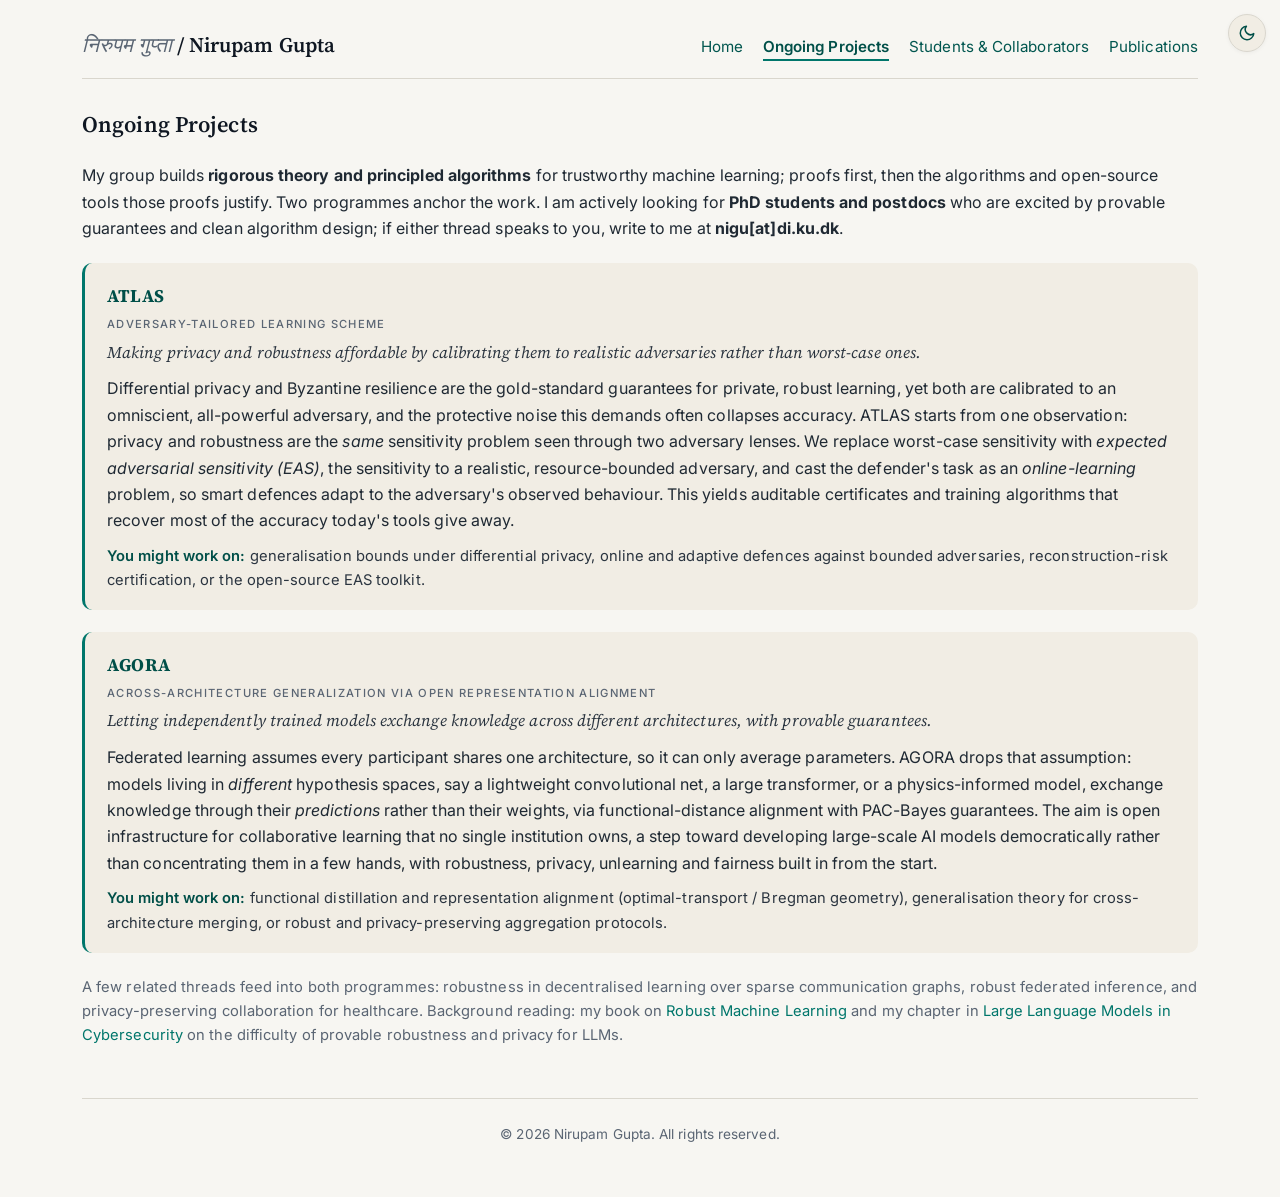
<file: projects.html>
<!DOCTYPE HTML>
<html lang="en-US">
<head>
  <meta charset="UTF-8">
  <meta name="viewport" content="width=device-width, initial-scale=1.0">
  <meta name="author" content="Nirupam Gupta">
  <meta name="description" content="Ongoing research projects of Nirupam Gupta (DIKU, University of Copenhagen): ATLAS and AGORA.">

  <title>Ongoing Projects — Nirupam Gupta</title>

  <link rel="preconnect" href="https://fonts.googleapis.com">
  <link rel="preconnect" href="https://fonts.gstatic.com" crossorigin>
  <link href="https://fonts.googleapis.com/css2?family=Inter:wght@400;500;600;700&family=Source+Serif+4:ital,wght@0,400;0,600;0,700;1,400&display=swap" rel="stylesheet">
  <script>
    // Apply a saved light/dark choice before the page paints (avoids a flash).
    try { var t = localStorage.getItem('theme'); if (t) document.documentElement.setAttribute('data-theme', t); } catch (e) {}
  </script>
  <link rel="stylesheet" href="style.css">
</head>

<body>

  <button class="theme-toggle" type="button" aria-label="Switch colour theme">
    <svg class="icon-moon" viewBox="0 0 24 24" fill="none" stroke="currentColor" stroke-width="2" stroke-linecap="round" stroke-linejoin="round" aria-hidden="true"><path d="M21 12.8A9 9 0 1 1 11.2 3a7 7 0 0 0 9.8 9.8z"/></svg>
    <svg class="icon-sun" viewBox="0 0 24 24" fill="none" stroke="currentColor" stroke-width="2" stroke-linecap="round" stroke-linejoin="round" aria-hidden="true"><circle cx="12" cy="12" r="4"/><path d="M12 2v2M12 20v2M4.9 4.9l1.4 1.4M17.7 17.7l1.4 1.4M2 12h2M20 12h2M4.9 19.1l1.4-1.4M17.7 6.3l1.4-1.4"/></svg>
  </button>

  <div class="container">

    <header class="site-header">
      <a class="site-name" href="index.html"><span class="lang-script">निरुपम गुप्ता</span> / Nirupam Gupta</a>
      <nav class="site-nav" aria-label="Site">
        <a href="index.html">Home</a>
        <a href="projects.html" aria-current="page">Ongoing Projects</a>
        <a href="people.html">Students &amp; Collaborators</a>
        <a href="publications.html">Publications</a>
      </nav>
    </header>

    <main class="page-body">
    <div class="section" id="projects">
      <h2>Ongoing Projects</h2>

      <p>
        My group builds <strong>rigorous theory and principled algorithms</strong> for trustworthy
        machine learning; proofs first, then the algorithms and open-source tools those proofs
        justify. Two programmes anchor the work. I am actively looking for
        <strong>PhD students and postdocs</strong> who are excited by provable guarantees and clean
        algorithm design; if either thread speaks to you, write to me at
        <strong>nigu[at]di.ku.dk</strong>.
      </p>

      <div class="project">
        <h3>ATLAS
          <span class="project-acr">Adversary-Tailored Learning Scheme</span>
        </h3>
        <p class="tagline">
          Making privacy and robustness affordable by calibrating them to realistic adversaries
          rather than worst-case ones.
        </p>
        <p>
          Differential privacy and Byzantine resilience are the gold-standard guarantees for
          private, robust learning, yet both are calibrated to an omniscient, all-powerful
          adversary, and the protective noise this demands often collapses accuracy. ATLAS starts
          from one observation: privacy and robustness are the <em>same</em> sensitivity problem
          seen through two adversary lenses. We replace worst-case sensitivity with
          <em>expected adversarial sensitivity (EAS)</em>, the sensitivity to a realistic,
          resource-bounded adversary, and cast the defender's task as an <em>online-learning</em>
          problem, so smart defences adapt to the adversary's observed behaviour. This yields
          auditable certificates and training algorithms that recover most of the accuracy today's
          tools give away.
        </p>
        <p class="works-on">
          <span class="works-label">You might work on:</span> generalisation bounds under
          differential privacy, online and adaptive defences against bounded adversaries,
          reconstruction-risk certification, or the open-source EAS toolkit.
        </p>
      </div>

      <div class="project">
        <h3>AGORA
          <span class="project-acr">Across-architecture Generalization via Open Representation Alignment</span>
        </h3>
        <p class="tagline">
          Letting independently trained models exchange knowledge across different architectures,
          with provable guarantees.
        </p>
        <p>
          Federated learning assumes every participant shares one architecture, so it can only
          average parameters. AGORA drops that assumption: models living in <em>different</em>
          hypothesis spaces, say a lightweight convolutional net, a large transformer, or a
          physics-informed model, exchange knowledge through their <em>predictions</em> rather
          than their weights, via functional-distance alignment with PAC-Bayes guarantees. The aim
          is open infrastructure for collaborative learning that no single institution owns, a step
          toward developing large-scale AI models democratically rather than concentrating them in
          a few hands, with robustness, privacy, unlearning and fairness built in from the start.
        </p>
        <p class="works-on">
          <span class="works-label">You might work on:</span> functional distillation and
          representation alignment (optimal-transport / Bregman geometry), generalisation theory
          for cross-architecture merging, or robust and privacy-preserving aggregation protocols.
        </p>
      </div>

      <p class="project-note">
        A few related threads feed into both programmes: robustness in decentralised learning over
        sparse communication graphs, robust federated inference, and privacy-preserving
        collaboration for healthcare. Background reading: my book on
        <a href="https://link.springer.com/book/10.1007/978-981-97-0688-4" target="_blank">Robust
        Machine Learning</a> and my chapter in
        <a href="https://library.oapen.org/handle/20.500.12657/90897" target="_blank">Large
        Language Models in Cybersecurity</a> on the difficulty of provable robustness and privacy
        for LLMs.
      </p>
    </div>
    </main>

    <footer>
      &copy; 2026 Nirupam Gupta. All rights reserved.
    </footer>

  </div>

  <script src="theme.js"></script>
</body>
</html>
</file>
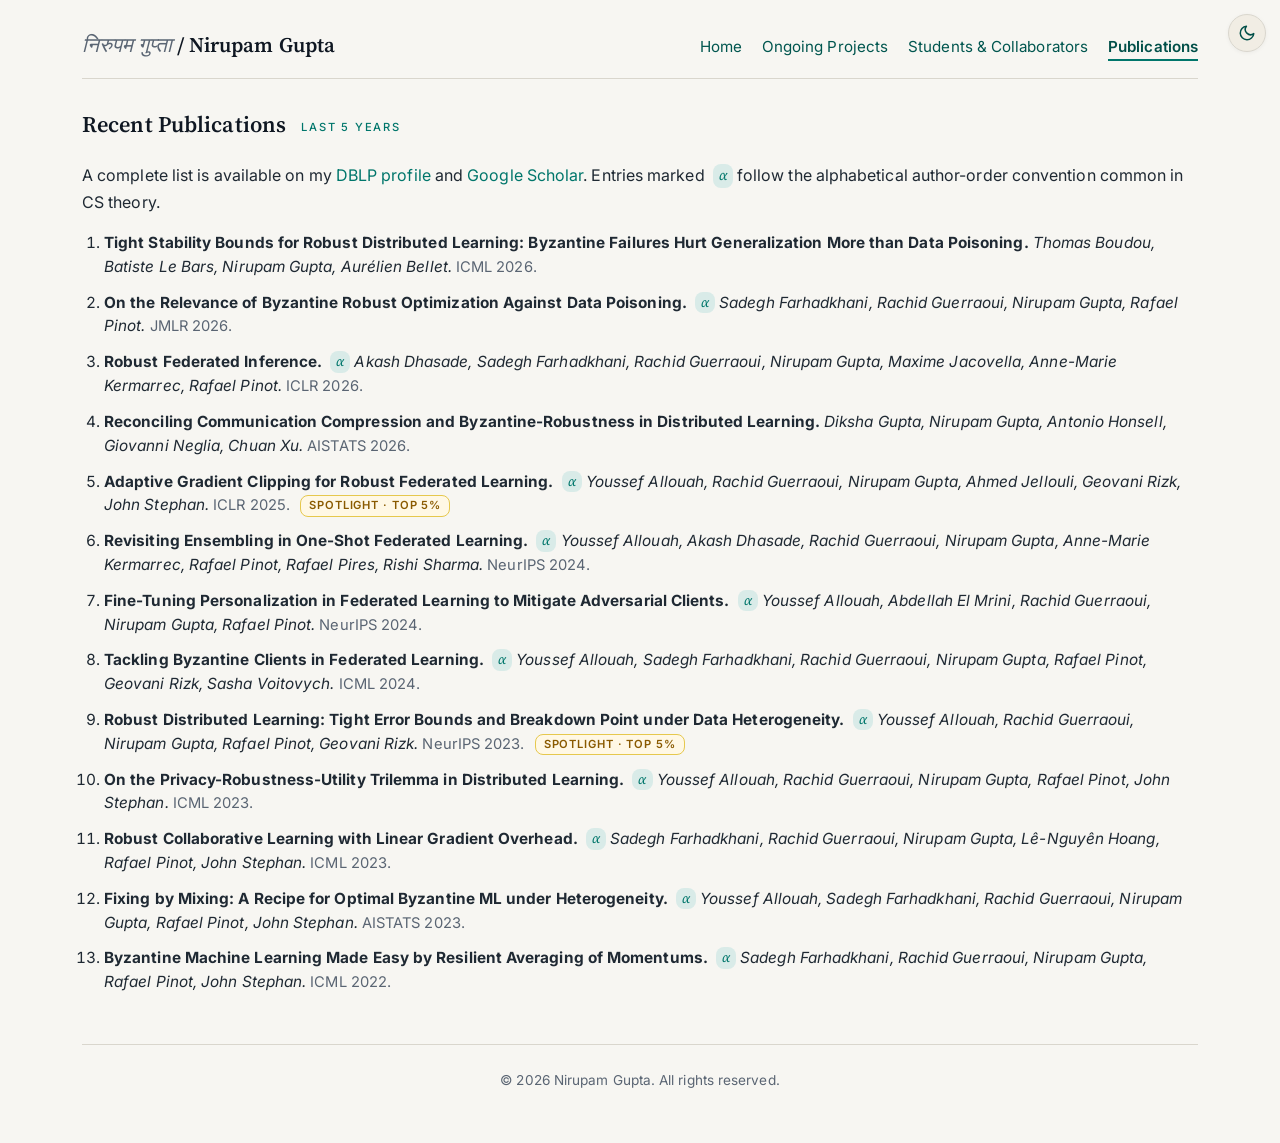
<file: publications.html>
<!DOCTYPE HTML>
<html lang="en-US">
<head>
  <meta charset="UTF-8">
  <meta name="viewport" content="width=device-width, initial-scale=1.0">
  <meta name="author" content="Nirupam Gupta">
  <meta name="description" content="Recent publications of Nirupam Gupta on robust and private machine learning.">

  <title>Publications — Nirupam Gupta</title>

  <link rel="preconnect" href="https://fonts.googleapis.com">
  <link rel="preconnect" href="https://fonts.gstatic.com" crossorigin>
  <link href="https://fonts.googleapis.com/css2?family=Inter:wght@400;500;600;700&family=Source+Serif+4:ital,wght@0,400;0,600;0,700;1,400&display=swap" rel="stylesheet">
  <script>
    // Apply a saved light/dark choice before the page paints (avoids a flash).
    try { var t = localStorage.getItem('theme'); if (t) document.documentElement.setAttribute('data-theme', t); } catch (e) {}
  </script>
  <link rel="stylesheet" href="style.css">
</head>

<body>

  <button class="theme-toggle" type="button" aria-label="Switch colour theme">
    <svg class="icon-moon" viewBox="0 0 24 24" fill="none" stroke="currentColor" stroke-width="2" stroke-linecap="round" stroke-linejoin="round" aria-hidden="true"><path d="M21 12.8A9 9 0 1 1 11.2 3a7 7 0 0 0 9.8 9.8z"/></svg>
    <svg class="icon-sun" viewBox="0 0 24 24" fill="none" stroke="currentColor" stroke-width="2" stroke-linecap="round" stroke-linejoin="round" aria-hidden="true"><circle cx="12" cy="12" r="4"/><path d="M12 2v2M12 20v2M4.9 4.9l1.4 1.4M17.7 17.7l1.4 1.4M2 12h2M20 12h2M4.9 19.1l1.4-1.4M17.7 6.3l1.4-1.4"/></svg>
  </button>

  <div class="container">

    <header class="site-header">
      <a class="site-name" href="index.html"><span class="lang-script">निरुपम गुप्ता</span> / Nirupam Gupta</a>
      <nav class="site-nav" aria-label="Site">
        <a href="index.html">Home</a>
        <a href="projects.html">Ongoing Projects</a>
        <a href="people.html">Students &amp; Collaborators</a>
        <a href="publications.html" aria-current="page">Publications</a>
      </nav>
    </header>

    <main class="page-body">
    <div class="section" id="publications">
      <h2>Recent Publications <span class="anchor-tag">last 5 years</span></h2>

      <p>
        A complete list is available on my
        <a href="https://dblp.org/pid/192/3250.html" target="_blank">DBLP profile</a> and
        <a href="https://scholar.google.com/citations?user=WmMys-YAAAAJ" target="_blank">Google
        Scholar</a>. Entries marked <span class="alpha-mark">α</span> follow the alphabetical
        author-order convention common in CS&nbsp;theory.
      </p>

      <ol class="pub-list"><li>
          <strong>Tight Stability Bounds for Robust Distributed Learning: Byzantine Failures Hurt
          Generalization More than Data Poisoning.</strong>
          <em>Thomas Boudou, Batiste Le Bars, Nirupam Gupta, Aurélien Bellet.</em>
          <span class="venue">ICML 2026.</span>
        </li>
        <li>
          <strong>On the Relevance of Byzantine Robust Optimization Against Data Poisoning.</strong> <span class="alpha-mark" title="Authors listed alphabetically">α</span>
          <em>Sadegh Farhadkhani, Rachid Guerraoui, Nirupam Gupta, Rafael Pinot.</em>
          <span class="venue">JMLR 2026.</span>
        </li>
        <li>
          <strong>Robust Federated Inference.</strong> <span class="alpha-mark" title="Authors listed alphabetically">α</span>
          <em>Akash Dhasade, Sadegh Farhadkhani, Rachid Guerraoui, Nirupam Gupta, Maxime
          Jacovella, Anne-Marie Kermarrec, Rafael Pinot.</em>
          <span class="venue">ICLR 2026.</span>
        </li>
        <li>
          <strong>Reconciling Communication Compression and Byzantine-Robustness in Distributed
          Learning.</strong>
          <em>Diksha Gupta, Nirupam Gupta, Antonio Honsell, Giovanni Neglia, Chuan Xu.</em>
          <span class="venue">AISTATS 2026.</span>
        </li>
        <li>
          <strong>Adaptive Gradient Clipping for Robust Federated Learning.</strong> <span class="alpha-mark" title="Authors listed alphabetically">α</span>
          <em>Youssef Allouah, Rachid Guerraoui, Nirupam Gupta, Ahmed Jellouli, Geovani Rizk, John
          Stephan.</em>
          <span class="venue">ICLR 2025.</span>
          <span class="badge">Spotlight · top 5%</span>
        </li>
        <li>
          <strong>Revisiting Ensembling in One-Shot Federated Learning.</strong> <span class="alpha-mark" title="Authors listed alphabetically">α</span>
          <em>Youssef Allouah, Akash Dhasade, Rachid Guerraoui, Nirupam Gupta, Anne-Marie
          Kermarrec, Rafael Pinot, Rafael Pires, Rishi Sharma.</em>
          <span class="venue">NeurIPS 2024.</span>
        </li>
        <li>
          <strong>Fine-Tuning Personalization in Federated Learning to Mitigate Adversarial
          Clients.</strong> <span class="alpha-mark" title="Authors listed alphabetically">α</span>
          <em>Youssef Allouah, Abdellah El Mrini, Rachid Guerraoui, Nirupam Gupta, Rafael
          Pinot.</em>
          <span class="venue">NeurIPS 2024.</span>
        </li>
        <li>
          <strong>Tackling Byzantine Clients in Federated Learning.</strong> <span class="alpha-mark" title="Authors listed alphabetically">α</span>
          <em>Youssef Allouah, Sadegh Farhadkhani, Rachid Guerraoui, Nirupam Gupta, Rafael Pinot,
          Geovani Rizk, Sasha Voitovych.</em>
          <span class="venue">ICML 2024.</span>
        </li>
        <li>
          <strong>Robust Distributed Learning: Tight Error Bounds and Breakdown Point under Data
          Heterogeneity.</strong> <span class="alpha-mark" title="Authors listed alphabetically">α</span>
          <em>Youssef Allouah, Rachid Guerraoui, Nirupam Gupta, Rafael Pinot, Geovani Rizk.</em>
          <span class="venue">NeurIPS 2023.</span>
          <span class="badge">Spotlight · top 5%</span>
        </li>
        <li>
          <strong>On the Privacy-Robustness-Utility Trilemma in Distributed Learning.</strong> <span class="alpha-mark" title="Authors listed alphabetically">α</span>
          <em>Youssef Allouah, Rachid Guerraoui, Nirupam Gupta, Rafael Pinot, John Stephan.</em>
          <span class="venue">ICML 2023.</span>
        </li>
        <li>
          <strong>Robust Collaborative Learning with Linear Gradient Overhead.</strong> <span class="alpha-mark" title="Authors listed alphabetically">α</span>
          <em>Sadegh Farhadkhani, Rachid Guerraoui, Nirupam Gupta, Lê-Nguyên Hoang, Rafael Pinot,
          John Stephan.</em>
          <span class="venue">ICML 2023.</span>
        </li>
        <li>
          <strong>Fixing by Mixing: A Recipe for Optimal Byzantine ML under Heterogeneity.</strong> <span class="alpha-mark" title="Authors listed alphabetically">α</span>
          <em>Youssef Allouah, Sadegh Farhadkhani, Rachid Guerraoui, Nirupam Gupta, Rafael Pinot,
          John Stephan.</em>
          <span class="venue">AISTATS 2023.</span>
        </li>
        <li>
          <strong>Byzantine Machine Learning Made Easy by Resilient Averaging of Momentums.</strong> <span class="alpha-mark" title="Authors listed alphabetically">α</span>
          <em>Sadegh Farhadkhani, Rachid Guerraoui, Nirupam Gupta, Rafael Pinot, John Stephan.</em>
          <span class="venue">ICML 2022.</span>
        </li>
      </ol>
    </div>
    </main>

    <footer>
      &copy; 2026 Nirupam Gupta. All rights reserved.
    </footer>

  </div>

  <script src="theme.js"></script>
</body>
</html>
</file>
<file: style.css>
/* ---------- Reset & base ---------- */
*, *::before, *::after { box-sizing: border-box; }
html { scroll-behavior: smooth; }
body {
  margin: 0;
  background: var(--bg);
  color: var(--text);
  font-family: 'Inter', -apple-system, BlinkMacSystemFont, 'Segoe UI', sans-serif;
  font-size: 16px;
  line-height: 1.65;
  letter-spacing: 0.005em;
  -webkit-font-smoothing: antialiased;
}

/* ---------- Colour palette ---------- */
:root {
  --accent:        #00766b;       /* deep teal (refined version of original #00A79F) */
  --accent-soft:   #d9ebe8;
  --accent-dark:   #004f48;
  --sidebar-bg:    #f1ede4;       /* warm cream, distinct from page background */
  --sidebar-text:  #2b3540;       /* near-black for body text */
  --sidebar-link:  #00564f;       /* dark teal, high contrast on cream */
  --sidebar-muted: #6b7484;       /* for "On this page" label */
  --rule:          #d9d6cd;
  --muted:         #5a6573;
  --card-bg:       #ffffff;
  --highlight-bg:  #fff8e5;       /* soft cream for callouts */
  --highlight-bd:  #e6c84d;

  /* added so every colour can be swapped for dark mode */
  --bg:            #f7f6f2;       /* warm off-white -- easy on the eyes */
  --text:          #1f2933;       /* near-black, softer than pure #000 */
  --heading:       #0f1722;
  --body-text:     #2b3540;
  --badge-text:    #8a5a00;
  --gold:          #a9782f;       /* "earlier collaboration" marker */
  --land:          #e3ddcf;
  --land-stroke:   #cfc7b5;
  --marker-stroke: #ffffff;
  --legend-bg:     #ffffff;
  --on-accent:     #ffffff;       /* text drawn on top of teal/gold dots */
  --link-underline: rgba(0,118,107,0.25);
  --shadow:        rgba(0,0,0,0.05);
  --vine-art:      url("data:image/svg+xml,%3Csvg xmlns='http://www.w3.org/2000/svg' viewBox='0 0 120 320'%3E%3Cg fill='none' stroke='%2300766b' stroke-linecap='round' opacity='0.35'%3E%3Cpath stroke-width='2.2' d='M60 0C95 40 95 120 60 160C25 200 25 280 60 320'/%3E%3Cpath stroke-width='1.3' d='M60 160c-10-6-22 0-19 10c2 7 11 6 11 0c0-4-5-5-6-2'/%3E%3Cpath stroke-width='1.3' d='M60 0c10 6 22 0 19-10M60 320c10 6 22 0 19-10c-2-7-11-6-11 0c0 4 5 5 6 2'/%3E%3Cpath stroke-width='1.2' d='M86 80c8 14 14 22 16 30M34 240c-8-14-14-22-16-30'/%3E%3Cpath stroke-width='1.2' d='M85 98C74 92 66 90 58 89M35 222C46 230 56 233 62 234'/%3E%3Cpath stroke-width='1.2' d='M73 20C82 14 90 11 97 9M47 180C38 174 30 171 23 169'/%3E%3Cpath stroke-width='1.2' d='M62 156C72 152 80 150 88 151M49 300C40 297 34 296 28 297'/%3E%3C/g%3E%3Cg fill='%232f8a6e' opacity='0.39'%3E%3Cpath transform='translate(80 36) rotate(200)' d='M0 0C8-11 26-11 36 0C26 11 8 11 0 0Z'/%3E%3Cpath transform='translate(86 80) rotate(-25)' d='M0 0C7-9 22-9 30 0C22 9 7 9 0 0Z'/%3E%3Cpath transform='translate(80 124) rotate(160)' d='M0 0C8-11 26-11 36 0C26 11 8 11 0 0Z'/%3E%3Cpath transform='translate(40 196) rotate(-20)' d='M0 0C8-11 26-11 36 0C26 11 8 11 0 0Z'/%3E%3Cpath transform='translate(34 240) rotate(205)' d='M0 0C7-9 22-9 30 0C22 9 7 9 0 0Z'/%3E%3Cpath transform='translate(40 284) rotate(20)' d='M0 0C8-11 26-11 36 0C26 11 8 11 0 0Z'/%3E%3C/g%3E%3Cg fill='%238a5a9e' opacity='0.70'%3E%3Ccircle cx='102' cy='111' r='3.4'/%3E%3Ccircle cx='97' cy='117' r='2.8'/%3E%3Ccircle cx='106' cy='118' r='2.6'/%3E%3Ccircle cx='18' cy='209' r='3.4'/%3E%3Ccircle cx='23' cy='203' r='2.8'/%3E%3Ccircle cx='14' cy='202' r='2.6'/%3E%3C/g%3E%3Cg fill='%23d07a93' opacity='0.64'%3E%3Cpath transform='translate(97 9) rotate(-20)' d='M0 0C2-6 11-7 15 0C11 7 2 6 0 0Z'/%3E%3Cpath transform='translate(23 169) rotate(200)' d='M0 0C2-6 11-7 15 0C11 7 2 6 0 0Z'/%3E%3C/g%3E%3Cg transform='translate(42 88)'%3E%3Cg fill='%23d07a93' opacity='0.4'%3E%3Cellipse cx='11.4' cy='0' rx='9.9' ry='6.5' transform='rotate(10)'/%3E%3Cellipse cx='11.4' cy='0' rx='9.9' ry='6.5' transform='rotate(82)'/%3E%3Cellipse cx='11.4' cy='0' rx='9.9' ry='6.5' transform='rotate(154)'/%3E%3Cellipse cx='11.4' cy='0' rx='9.9' ry='6.5' transform='rotate(226)'/%3E%3Cellipse cx='11.4' cy='0' rx='9.9' ry='6.5' transform='rotate(298)'/%3E%3C/g%3E%3Cg fill='%23e3a0b2' opacity='0.4'%3E%3Cellipse cx='7.2' cy='0' rx='5.7' ry='3.4' transform='rotate(10)'/%3E%3Cellipse cx='7.2' cy='0' rx='5.7' ry='3.4' transform='rotate(82)'/%3E%3Cellipse cx='7.2' cy='0' rx='5.7' ry='3.4' transform='rotate(154)'/%3E%3Cellipse cx='7.2' cy='0' rx='5.7' ry='3.4' transform='rotate(226)'/%3E%3Cellipse cx='7.2' cy='0' rx='5.7' ry='3.4' transform='rotate(298)'/%3E%3C/g%3E%3Ccircle r='3.8' fill='%23d9a441' opacity='0.6'/%3E%3C/g%3E%3Cg transform='translate(78 236)'%3E%3Cg fill='%23d07a93' opacity='0.4'%3E%3Cellipse cx='11.4' cy='0' rx='9.9' ry='6.5' transform='rotate(-8)'/%3E%3Cellipse cx='11.4' cy='0' rx='9.9' ry='6.5' transform='rotate(64)'/%3E%3Cellipse cx='11.4' cy='0' rx='9.9' ry='6.5' transform='rotate(136)'/%3E%3Cellipse cx='11.4' cy='0' rx='9.9' ry='6.5' transform='rotate(208)'/%3E%3Cellipse cx='11.4' cy='0' rx='9.9' ry='6.5' transform='rotate(280)'/%3E%3C/g%3E%3Cg fill='%23e3a0b2' opacity='0.4'%3E%3Cellipse cx='7.2' cy='0' rx='5.7' ry='3.4' transform='rotate(-8)'/%3E%3Cellipse cx='7.2' cy='0' rx='5.7' ry='3.4' transform='rotate(64)'/%3E%3Cellipse cx='7.2' cy='0' rx='5.7' ry='3.4' transform='rotate(136)'/%3E%3Cellipse cx='7.2' cy='0' rx='5.7' ry='3.4' transform='rotate(208)'/%3E%3Cellipse cx='7.2' cy='0' rx='5.7' ry='3.4' transform='rotate(280)'/%3E%3C/g%3E%3Ccircle r='3.8' fill='%23d9a441' opacity='0.6'/%3E%3C/g%3E%3Cg transform='translate(97 151)'%3E%3Cg fill='%23d07a93' opacity='0.4'%3E%3Cellipse cx='7.2' cy='0' rx='6.2' ry='4.1' transform='rotate(20)'/%3E%3Cellipse cx='7.2' cy='0' rx='6.2' ry='4.1' transform='rotate(92)'/%3E%3Cellipse cx='7.2' cy='0' rx='6.2' ry='4.1' transform='rotate(164)'/%3E%3Cellipse cx='7.2' cy='0' rx='6.2' ry='4.1' transform='rotate(236)'/%3E%3Cellipse cx='7.2' cy='0' rx='6.2' ry='4.1' transform='rotate(308)'/%3E%3C/g%3E%3Cg fill='%23e3a0b2' opacity='0.4'%3E%3C/g%3E%3Ccircle r='2.4' fill='%23d9a441' opacity='0.6'/%3E%3C/g%3E%3Cg transform='translate(18 297)'%3E%3Cg fill='%23d07a93' opacity='0.4'%3E%3Cellipse cx='7.2' cy='0' rx='6.2' ry='4.1' transform='rotate(-15)'/%3E%3Cellipse cx='7.2' cy='0' rx='6.2' ry='4.1' transform='rotate(57)'/%3E%3Cellipse cx='7.2' cy='0' rx='6.2' ry='4.1' transform='rotate(129)'/%3E%3Cellipse cx='7.2' cy='0' rx='6.2' ry='4.1' transform='rotate(201)'/%3E%3Cellipse cx='7.2' cy='0' rx='6.2' ry='4.1' transform='rotate(273)'/%3E%3C/g%3E%3Cg fill='%23e3a0b2' opacity='0.4'%3E%3C/g%3E%3Ccircle r='2.4' fill='%23d9a441' opacity='0.6'/%3E%3C/g%3E%3C/svg%3E");
  --bird-art:      url("data:image/svg+xml,%3Csvg xmlns='http://www.w3.org/2000/svg' viewBox='0 0 120 960'%3E%3Cg opacity='0.5'%3E%3Cpath fill='%236aa893' opacity='.75' d='M21 43C21 32 25 24 32 18C30 29 27 37 23 45Z'/%3E%3Cpath fill='%232e8b6a' d='M13 40L2 35L8 40L4 31Z'/%3E%3Cellipse cx='19' cy='45' rx='10' ry='4.8' transform='rotate(35 19 45)' fill='%232e8b6a'/%3E%3Ccircle cx='27.5' cy='51' r='4.3' fill='%232e8b6a'/%3E%3Cellipse cx='25' cy='52' rx='3' ry='2.2' transform='rotate(35 25 52)' fill='%23c4506e'/%3E%3Cpath stroke='%232e8b6a' stroke-width='1.1' stroke-linecap='round' d='M30.5 53.5L41 61'/%3E%3Cpath fill='%236aa893' d='M18 43C12 32 10 25 12 16C18 24 22 33 22 42Z'/%3E%3Ccircle cx='28.6' cy='49.8' r='0.9' fill='%23f7f6f2'/%3E%3C/g%3E%3Cg transform='translate(0 640)'%3E%3Cpath fill='none' stroke='%238a6a45' stroke-width='1.6' stroke-linecap='round' opacity='0.80' d='M55 305C70 302 90 300 115 301'/%3E%3Cpath fill='%232f8a6e' opacity='0.39' transform='translate(108 301) rotate(25)' d='M0 0C3-4 9-4 12 0C9 4 3 4 0 0Z'/%3E%3Cg opacity='0.5'%3E%3Cpath fill='%233c5f88' d='M88 291L76 297L78 301L90 295Z'/%3E%3Cellipse cx='96' cy='290' rx='11' ry='7.5' transform='rotate(-15 96 290)' fill='%234f78a8'/%3E%3Cellipse cx='101' cy='293' rx='6' ry='4.6' transform='rotate(-15 101 293)' fill='%23d4824a'/%3E%3Ccircle cx='106' cy='282' r='5.6' fill='%234f78a8'/%3E%3Cpath fill='%23d9a441' d='M110.5 280.6L116.5 282.4L110.5 284.2Z'/%3E%3Cellipse cx='93' cy='288.5' rx='7.5' ry='4' transform='rotate(-15 93 288.5)' fill='%233c5f88'/%3E%3Ccircle cx='107.6' cy='281' r='1' fill='%23f7f6f2'/%3E%3Cpath stroke='%238a6a45' stroke-width='1' d='M95 297V300.5M98 296.5V300.5'/%3E%3C/g%3E%3C/g%3E%3C/svg%3E");
  color-scheme: light;
}

/* ---------- Dark palette: soft charcoal + muted teal, low glare ---------- */
:root[data-theme="dark"] {
  --bg:            #1b1e22;       /* soft charcoal, not pure black */
  --text:          #d5d1c9;       /* warm off-white, not pure white */
  --heading:       #ebe6dc;
  --body-text:     #cbc6bd;
  --accent:        #6dbcb0;       /* muted teal */
  --accent-soft:   #24403c;
  --accent-dark:   #8fcfc4;       /* used for accent headings: lighter in dark mode */
  --sidebar-bg:    #23272c;
  --sidebar-text:  #d0cbc2;
  --sidebar-link:  #86c7bc;
  --sidebar-muted: #8c939c;
  --rule:          #363b42;
  --muted:         #9aa1a9;
  --card-bg:       #23272c;
  --highlight-bg:  #3a3222;
  --highlight-bd:  #8c7638;
  --badge-text:    #e2c27c;
  --gold:          #c9a263;
  --land:          #353b42;
  --land-stroke:   #474e56;
  --marker-stroke: #1b1e22;
  --legend-bg:     #1f2327;
  --on-accent:     #10201d;
  --link-underline: rgba(134,199,188,0.3);
  --shadow:        rgba(0,0,0,0.35);
  --vine-art:      url("data:image/svg+xml,%3Csvg xmlns='http://www.w3.org/2000/svg' viewBox='0 0 120 320'%3E%3Cg fill='none' stroke='%236dbcb0' stroke-linecap='round' opacity='0.29'%3E%3Cpath stroke-width='2.2' d='M60 0C95 40 95 120 60 160C25 200 25 280 60 320'/%3E%3Cpath stroke-width='1.3' d='M60 160c-10-6-22 0-19 10c2 7 11 6 11 0c0-4-5-5-6-2'/%3E%3Cpath stroke-width='1.3' d='M60 0c10 6 22 0 19-10M60 320c10 6 22 0 19-10c-2-7-11-6-11 0c0 4 5 5 6 2'/%3E%3Cpath stroke-width='1.2' d='M86 80c8 14 14 22 16 30M34 240c-8-14-14-22-16-30'/%3E%3Cpath stroke-width='1.2' d='M85 98C74 92 66 90 58 89M35 222C46 230 56 233 62 234'/%3E%3Cpath stroke-width='1.2' d='M73 20C82 14 90 11 97 9M47 180C38 174 30 171 23 169'/%3E%3Cpath stroke-width='1.2' d='M62 156C72 152 80 150 88 151M49 300C40 297 34 296 28 297'/%3E%3C/g%3E%3Cg fill='%236dbcb0' opacity='0.30'%3E%3Cpath transform='translate(80 36) rotate(200)' d='M0 0C8-11 26-11 36 0C26 11 8 11 0 0Z'/%3E%3Cpath transform='translate(86 80) rotate(-25)' d='M0 0C7-9 22-9 30 0C22 9 7 9 0 0Z'/%3E%3Cpath transform='translate(80 124) rotate(160)' d='M0 0C8-11 26-11 36 0C26 11 8 11 0 0Z'/%3E%3Cpath transform='translate(40 196) rotate(-20)' d='M0 0C8-11 26-11 36 0C26 11 8 11 0 0Z'/%3E%3Cpath transform='translate(34 240) rotate(205)' d='M0 0C7-9 22-9 30 0C22 9 7 9 0 0Z'/%3E%3Cpath transform='translate(40 284) rotate(20)' d='M0 0C8-11 26-11 36 0C26 11 8 11 0 0Z'/%3E%3C/g%3E%3Cg fill='%23b48cc4' opacity='0.56'%3E%3Ccircle cx='102' cy='111' r='3.4'/%3E%3Ccircle cx='97' cy='117' r='2.8'/%3E%3Ccircle cx='106' cy='118' r='2.6'/%3E%3Ccircle cx='18' cy='209' r='3.4'/%3E%3Ccircle cx='23' cy='203' r='2.8'/%3E%3Ccircle cx='14' cy='202' r='2.6'/%3E%3C/g%3E%3Cg fill='%23d98ea3' opacity='0.45'%3E%3Cpath transform='translate(97 9) rotate(-20)' d='M0 0C2-6 11-7 15 0C11 7 2 6 0 0Z'/%3E%3Cpath transform='translate(23 169) rotate(200)' d='M0 0C2-6 11-7 15 0C11 7 2 6 0 0Z'/%3E%3C/g%3E%3Cg transform='translate(42 88)'%3E%3Cg fill='%23d98ea3' opacity='0.28'%3E%3Cellipse cx='11.4' cy='0' rx='9.9' ry='6.5' transform='rotate(10)'/%3E%3Cellipse cx='11.4' cy='0' rx='9.9' ry='6.5' transform='rotate(82)'/%3E%3Cellipse cx='11.4' cy='0' rx='9.9' ry='6.5' transform='rotate(154)'/%3E%3Cellipse cx='11.4' cy='0' rx='9.9' ry='6.5' transform='rotate(226)'/%3E%3Cellipse cx='11.4' cy='0' rx='9.9' ry='6.5' transform='rotate(298)'/%3E%3C/g%3E%3Cg fill='%23e8b3c2' opacity='0.28'%3E%3Cellipse cx='7.2' cy='0' rx='5.7' ry='3.4' transform='rotate(10)'/%3E%3Cellipse cx='7.2' cy='0' rx='5.7' ry='3.4' transform='rotate(82)'/%3E%3Cellipse cx='7.2' cy='0' rx='5.7' ry='3.4' transform='rotate(154)'/%3E%3Cellipse cx='7.2' cy='0' rx='5.7' ry='3.4' transform='rotate(226)'/%3E%3Cellipse cx='7.2' cy='0' rx='5.7' ry='3.4' transform='rotate(298)'/%3E%3C/g%3E%3Ccircle r='3.8' fill='%23e0b45c' opacity='0.38'/%3E%3C/g%3E%3Cg transform='translate(78 236)'%3E%3Cg fill='%23d98ea3' opacity='0.28'%3E%3Cellipse cx='11.4' cy='0' rx='9.9' ry='6.5' transform='rotate(-8)'/%3E%3Cellipse cx='11.4' cy='0' rx='9.9' ry='6.5' transform='rotate(64)'/%3E%3Cellipse cx='11.4' cy='0' rx='9.9' ry='6.5' transform='rotate(136)'/%3E%3Cellipse cx='11.4' cy='0' rx='9.9' ry='6.5' transform='rotate(208)'/%3E%3Cellipse cx='11.4' cy='0' rx='9.9' ry='6.5' transform='rotate(280)'/%3E%3C/g%3E%3Cg fill='%23e8b3c2' opacity='0.28'%3E%3Cellipse cx='7.2' cy='0' rx='5.7' ry='3.4' transform='rotate(-8)'/%3E%3Cellipse cx='7.2' cy='0' rx='5.7' ry='3.4' transform='rotate(64)'/%3E%3Cellipse cx='7.2' cy='0' rx='5.7' ry='3.4' transform='rotate(136)'/%3E%3Cellipse cx='7.2' cy='0' rx='5.7' ry='3.4' transform='rotate(208)'/%3E%3Cellipse cx='7.2' cy='0' rx='5.7' ry='3.4' transform='rotate(280)'/%3E%3C/g%3E%3Ccircle r='3.8' fill='%23e0b45c' opacity='0.38'/%3E%3C/g%3E%3Cg transform='translate(97 151)'%3E%3Cg fill='%23d98ea3' opacity='0.28'%3E%3Cellipse cx='7.2' cy='0' rx='6.2' ry='4.1' transform='rotate(20)'/%3E%3Cellipse cx='7.2' cy='0' rx='6.2' ry='4.1' transform='rotate(92)'/%3E%3Cellipse cx='7.2' cy='0' rx='6.2' ry='4.1' transform='rotate(164)'/%3E%3Cellipse cx='7.2' cy='0' rx='6.2' ry='4.1' transform='rotate(236)'/%3E%3Cellipse cx='7.2' cy='0' rx='6.2' ry='4.1' transform='rotate(308)'/%3E%3C/g%3E%3Cg fill='%23e8b3c2' opacity='0.28'%3E%3C/g%3E%3Ccircle r='2.4' fill='%23e0b45c' opacity='0.38'/%3E%3C/g%3E%3Cg transform='translate(18 297)'%3E%3Cg fill='%23d98ea3' opacity='0.28'%3E%3Cellipse cx='7.2' cy='0' rx='6.2' ry='4.1' transform='rotate(-15)'/%3E%3Cellipse cx='7.2' cy='0' rx='6.2' ry='4.1' transform='rotate(57)'/%3E%3Cellipse cx='7.2' cy='0' rx='6.2' ry='4.1' transform='rotate(129)'/%3E%3Cellipse cx='7.2' cy='0' rx='6.2' ry='4.1' transform='rotate(201)'/%3E%3Cellipse cx='7.2' cy='0' rx='6.2' ry='4.1' transform='rotate(273)'/%3E%3C/g%3E%3Cg fill='%23e8b3c2' opacity='0.28'%3E%3C/g%3E%3Ccircle r='2.4' fill='%23e0b45c' opacity='0.38'/%3E%3C/g%3E%3C/svg%3E");
  --bird-art:      url("data:image/svg+xml,%3Csvg xmlns='http://www.w3.org/2000/svg' viewBox='0 0 120 960'%3E%3Cg opacity='0.4'%3E%3Cpath fill='%2393cdb8' opacity='.75' d='M21 43C21 32 25 24 32 18C30 29 27 37 23 45Z'/%3E%3Cpath fill='%236cc0a0' d='M13 40L2 35L8 40L4 31Z'/%3E%3Cellipse cx='19' cy='45' rx='10' ry='4.8' transform='rotate(35 19 45)' fill='%236cc0a0'/%3E%3Ccircle cx='27.5' cy='51' r='4.3' fill='%236cc0a0'/%3E%3Cellipse cx='25' cy='52' rx='3' ry='2.2' transform='rotate(35 25 52)' fill='%23e07a95'/%3E%3Cpath stroke='%236cc0a0' stroke-width='1.1' stroke-linecap='round' d='M30.5 53.5L41 61'/%3E%3Cpath fill='%2393cdb8' d='M18 43C12 32 10 25 12 16C18 24 22 33 22 42Z'/%3E%3Ccircle cx='28.6' cy='49.8' r='0.9' fill='%231b1e22'/%3E%3C/g%3E%3Cg transform='translate(0 640)'%3E%3Cpath fill='none' stroke='%23b0906a' stroke-width='1.6' stroke-linecap='round' opacity='0.56' d='M55 305C70 302 90 300 115 301'/%3E%3Cpath fill='%236dbcb0' opacity='0.30' transform='translate(108 301) rotate(25)' d='M0 0C3-4 9-4 12 0C9 4 3 4 0 0Z'/%3E%3Cg opacity='0.4'%3E%3Cpath fill='%236f93c0' d='M88 291L76 297L78 301L90 295Z'/%3E%3Cellipse cx='96' cy='290' rx='11' ry='7.5' transform='rotate(-15 96 290)' fill='%2386a9d4'/%3E%3Cellipse cx='101' cy='293' rx='6' ry='4.6' transform='rotate(-15 101 293)' fill='%23e3a070'/%3E%3Ccircle cx='106' cy='282' r='5.6' fill='%2386a9d4'/%3E%3Cpath fill='%23e0b45c' d='M110.5 280.6L116.5 282.4L110.5 284.2Z'/%3E%3Cellipse cx='93' cy='288.5' rx='7.5' ry='4' transform='rotate(-15 93 288.5)' fill='%236f93c0'/%3E%3Ccircle cx='107.6' cy='281' r='1' fill='%231b1e22'/%3E%3Cpath stroke='%23b0906a' stroke-width='1' d='M95 297V300.5M98 296.5V300.5'/%3E%3C/g%3E%3C/g%3E%3C/svg%3E");
  color-scheme: dark;
}
@media (prefers-color-scheme: dark) {
  :root:not([data-theme="light"]) {
    --bg:            #1b1e22;       /* soft charcoal, not pure black */
    --text:          #d5d1c9;       /* warm off-white, not pure white */
    --heading:       #ebe6dc;
    --body-text:     #cbc6bd;
    --accent:        #6dbcb0;       /* muted teal */
    --accent-soft:   #24403c;
    --accent-dark:   #8fcfc4;       /* used for accent headings: lighter in dark mode */
    --sidebar-bg:    #23272c;
    --sidebar-text:  #d0cbc2;
    --sidebar-link:  #86c7bc;
    --sidebar-muted: #8c939c;
    --rule:          #363b42;
    --muted:         #9aa1a9;
    --card-bg:       #23272c;
    --highlight-bg:  #3a3222;
    --highlight-bd:  #8c7638;
    --badge-text:    #e2c27c;
    --gold:          #c9a263;
    --land:          #353b42;
    --land-stroke:   #474e56;
    --marker-stroke: #1b1e22;
    --legend-bg:     #1f2327;
    --on-accent:     #10201d;
    --link-underline: rgba(134,199,188,0.3);
    --shadow:        rgba(0,0,0,0.35);
    --vine-art:      url("data:image/svg+xml,%3Csvg xmlns='http://www.w3.org/2000/svg' viewBox='0 0 120 320'%3E%3Cg fill='none' stroke='%236dbcb0' stroke-linecap='round' opacity='0.29'%3E%3Cpath stroke-width='2.2' d='M60 0C95 40 95 120 60 160C25 200 25 280 60 320'/%3E%3Cpath stroke-width='1.3' d='M60 160c-10-6-22 0-19 10c2 7 11 6 11 0c0-4-5-5-6-2'/%3E%3Cpath stroke-width='1.3' d='M60 0c10 6 22 0 19-10M60 320c10 6 22 0 19-10c-2-7-11-6-11 0c0 4 5 5 6 2'/%3E%3Cpath stroke-width='1.2' d='M86 80c8 14 14 22 16 30M34 240c-8-14-14-22-16-30'/%3E%3Cpath stroke-width='1.2' d='M85 98C74 92 66 90 58 89M35 222C46 230 56 233 62 234'/%3E%3Cpath stroke-width='1.2' d='M73 20C82 14 90 11 97 9M47 180C38 174 30 171 23 169'/%3E%3Cpath stroke-width='1.2' d='M62 156C72 152 80 150 88 151M49 300C40 297 34 296 28 297'/%3E%3C/g%3E%3Cg fill='%236dbcb0' opacity='0.30'%3E%3Cpath transform='translate(80 36) rotate(200)' d='M0 0C8-11 26-11 36 0C26 11 8 11 0 0Z'/%3E%3Cpath transform='translate(86 80) rotate(-25)' d='M0 0C7-9 22-9 30 0C22 9 7 9 0 0Z'/%3E%3Cpath transform='translate(80 124) rotate(160)' d='M0 0C8-11 26-11 36 0C26 11 8 11 0 0Z'/%3E%3Cpath transform='translate(40 196) rotate(-20)' d='M0 0C8-11 26-11 36 0C26 11 8 11 0 0Z'/%3E%3Cpath transform='translate(34 240) rotate(205)' d='M0 0C7-9 22-9 30 0C22 9 7 9 0 0Z'/%3E%3Cpath transform='translate(40 284) rotate(20)' d='M0 0C8-11 26-11 36 0C26 11 8 11 0 0Z'/%3E%3C/g%3E%3Cg fill='%23b48cc4' opacity='0.56'%3E%3Ccircle cx='102' cy='111' r='3.4'/%3E%3Ccircle cx='97' cy='117' r='2.8'/%3E%3Ccircle cx='106' cy='118' r='2.6'/%3E%3Ccircle cx='18' cy='209' r='3.4'/%3E%3Ccircle cx='23' cy='203' r='2.8'/%3E%3Ccircle cx='14' cy='202' r='2.6'/%3E%3C/g%3E%3Cg fill='%23d98ea3' opacity='0.45'%3E%3Cpath transform='translate(97 9) rotate(-20)' d='M0 0C2-6 11-7 15 0C11 7 2 6 0 0Z'/%3E%3Cpath transform='translate(23 169) rotate(200)' d='M0 0C2-6 11-7 15 0C11 7 2 6 0 0Z'/%3E%3C/g%3E%3Cg transform='translate(42 88)'%3E%3Cg fill='%23d98ea3' opacity='0.28'%3E%3Cellipse cx='11.4' cy='0' rx='9.9' ry='6.5' transform='rotate(10)'/%3E%3Cellipse cx='11.4' cy='0' rx='9.9' ry='6.5' transform='rotate(82)'/%3E%3Cellipse cx='11.4' cy='0' rx='9.9' ry='6.5' transform='rotate(154)'/%3E%3Cellipse cx='11.4' cy='0' rx='9.9' ry='6.5' transform='rotate(226)'/%3E%3Cellipse cx='11.4' cy='0' rx='9.9' ry='6.5' transform='rotate(298)'/%3E%3C/g%3E%3Cg fill='%23e8b3c2' opacity='0.28'%3E%3Cellipse cx='7.2' cy='0' rx='5.7' ry='3.4' transform='rotate(10)'/%3E%3Cellipse cx='7.2' cy='0' rx='5.7' ry='3.4' transform='rotate(82)'/%3E%3Cellipse cx='7.2' cy='0' rx='5.7' ry='3.4' transform='rotate(154)'/%3E%3Cellipse cx='7.2' cy='0' rx='5.7' ry='3.4' transform='rotate(226)'/%3E%3Cellipse cx='7.2' cy='0' rx='5.7' ry='3.4' transform='rotate(298)'/%3E%3C/g%3E%3Ccircle r='3.8' fill='%23e0b45c' opacity='0.38'/%3E%3C/g%3E%3Cg transform='translate(78 236)'%3E%3Cg fill='%23d98ea3' opacity='0.28'%3E%3Cellipse cx='11.4' cy='0' rx='9.9' ry='6.5' transform='rotate(-8)'/%3E%3Cellipse cx='11.4' cy='0' rx='9.9' ry='6.5' transform='rotate(64)'/%3E%3Cellipse cx='11.4' cy='0' rx='9.9' ry='6.5' transform='rotate(136)'/%3E%3Cellipse cx='11.4' cy='0' rx='9.9' ry='6.5' transform='rotate(208)'/%3E%3Cellipse cx='11.4' cy='0' rx='9.9' ry='6.5' transform='rotate(280)'/%3E%3C/g%3E%3Cg fill='%23e8b3c2' opacity='0.28'%3E%3Cellipse cx='7.2' cy='0' rx='5.7' ry='3.4' transform='rotate(-8)'/%3E%3Cellipse cx='7.2' cy='0' rx='5.7' ry='3.4' transform='rotate(64)'/%3E%3Cellipse cx='7.2' cy='0' rx='5.7' ry='3.4' transform='rotate(136)'/%3E%3Cellipse cx='7.2' cy='0' rx='5.7' ry='3.4' transform='rotate(208)'/%3E%3Cellipse cx='7.2' cy='0' rx='5.7' ry='3.4' transform='rotate(280)'/%3E%3C/g%3E%3Ccircle r='3.8' fill='%23e0b45c' opacity='0.38'/%3E%3C/g%3E%3Cg transform='translate(97 151)'%3E%3Cg fill='%23d98ea3' opacity='0.28'%3E%3Cellipse cx='7.2' cy='0' rx='6.2' ry='4.1' transform='rotate(20)'/%3E%3Cellipse cx='7.2' cy='0' rx='6.2' ry='4.1' transform='rotate(92)'/%3E%3Cellipse cx='7.2' cy='0' rx='6.2' ry='4.1' transform='rotate(164)'/%3E%3Cellipse cx='7.2' cy='0' rx='6.2' ry='4.1' transform='rotate(236)'/%3E%3Cellipse cx='7.2' cy='0' rx='6.2' ry='4.1' transform='rotate(308)'/%3E%3C/g%3E%3Cg fill='%23e8b3c2' opacity='0.28'%3E%3C/g%3E%3Ccircle r='2.4' fill='%23e0b45c' opacity='0.38'/%3E%3C/g%3E%3Cg transform='translate(18 297)'%3E%3Cg fill='%23d98ea3' opacity='0.28'%3E%3Cellipse cx='7.2' cy='0' rx='6.2' ry='4.1' transform='rotate(-15)'/%3E%3Cellipse cx='7.2' cy='0' rx='6.2' ry='4.1' transform='rotate(57)'/%3E%3Cellipse cx='7.2' cy='0' rx='6.2' ry='4.1' transform='rotate(129)'/%3E%3Cellipse cx='7.2' cy='0' rx='6.2' ry='4.1' transform='rotate(201)'/%3E%3Cellipse cx='7.2' cy='0' rx='6.2' ry='4.1' transform='rotate(273)'/%3E%3C/g%3E%3Cg fill='%23e8b3c2' opacity='0.28'%3E%3C/g%3E%3Ccircle r='2.4' fill='%23e0b45c' opacity='0.38'/%3E%3C/g%3E%3C/svg%3E");
    --bird-art:      url("data:image/svg+xml,%3Csvg xmlns='http://www.w3.org/2000/svg' viewBox='0 0 120 960'%3E%3Cg opacity='0.4'%3E%3Cpath fill='%2393cdb8' opacity='.75' d='M21 43C21 32 25 24 32 18C30 29 27 37 23 45Z'/%3E%3Cpath fill='%236cc0a0' d='M13 40L2 35L8 40L4 31Z'/%3E%3Cellipse cx='19' cy='45' rx='10' ry='4.8' transform='rotate(35 19 45)' fill='%236cc0a0'/%3E%3Ccircle cx='27.5' cy='51' r='4.3' fill='%236cc0a0'/%3E%3Cellipse cx='25' cy='52' rx='3' ry='2.2' transform='rotate(35 25 52)' fill='%23e07a95'/%3E%3Cpath stroke='%236cc0a0' stroke-width='1.1' stroke-linecap='round' d='M30.5 53.5L41 61'/%3E%3Cpath fill='%2393cdb8' d='M18 43C12 32 10 25 12 16C18 24 22 33 22 42Z'/%3E%3Ccircle cx='28.6' cy='49.8' r='0.9' fill='%231b1e22'/%3E%3C/g%3E%3Cg transform='translate(0 640)'%3E%3Cpath fill='none' stroke='%23b0906a' stroke-width='1.6' stroke-linecap='round' opacity='0.56' d='M55 305C70 302 90 300 115 301'/%3E%3Cpath fill='%236dbcb0' opacity='0.30' transform='translate(108 301) rotate(25)' d='M0 0C3-4 9-4 12 0C9 4 3 4 0 0Z'/%3E%3Cg opacity='0.4'%3E%3Cpath fill='%236f93c0' d='M88 291L76 297L78 301L90 295Z'/%3E%3Cellipse cx='96' cy='290' rx='11' ry='7.5' transform='rotate(-15 96 290)' fill='%2386a9d4'/%3E%3Cellipse cx='101' cy='293' rx='6' ry='4.6' transform='rotate(-15 101 293)' fill='%23e3a070'/%3E%3Ccircle cx='106' cy='282' r='5.6' fill='%2386a9d4'/%3E%3Cpath fill='%23e0b45c' d='M110.5 280.6L116.5 282.4L110.5 284.2Z'/%3E%3Cellipse cx='93' cy='288.5' rx='7.5' ry='4' transform='rotate(-15 93 288.5)' fill='%236f93c0'/%3E%3Ccircle cx='107.6' cy='281' r='1' fill='%231b1e22'/%3E%3Cpath stroke='%23b0906a' stroke-width='1' d='M95 297V300.5M98 296.5V300.5'/%3E%3C/g%3E%3C/g%3E%3C/svg%3E");
    color-scheme: dark;
  }
}


/* ---------- Layout container ---------- */
.container {
  max-width: 1180px;
  margin: 0 auto;
  padding: 28px 32px;
}

/* ---------- Header: profile + bio side by side, responsive ---------- */
.profile-grid {
  display: grid;
  grid-template-columns: 260px 1fr;
  gap: 36px;
  align-items: start;
}

.sidebar {
  background: var(--sidebar-bg);
  color: var(--sidebar-text);
  padding: 24px 22px;
  border-radius: 8px;
  border: 1px solid var(--rule);
  box-shadow: 0 1px 4px var(--shadow);
}
.sidebar img {
  width: 100%;
  height: auto;
  display: block;
  border-radius: 6px;
  background: #006f6f;
}
.sidebar hr {
  border: none;
  border-top: 1px solid var(--rule);
  margin: 16px 0;
}
.sidebar p {
  margin: 8px 0;
  font-size: 0.95rem;
  line-height: 1.9;
}
.sidebar a {
  color: var(--sidebar-link);
  text-decoration: none;
  border-bottom: 1px solid var(--link-underline);
  transition: border-color 0.2s, color 0.2s;
}
.sidebar a:visited {
  color: var(--sidebar-link);
}
.sidebar a:hover {
  color: var(--accent-dark);
  border-bottom-color: var(--accent-dark);
}
.sidebar .nav-label {
  font-size: 0.78rem;
  letter-spacing: 0.12em;
  text-transform: uppercase;
  color: var(--sidebar-muted);
  margin-top: 6px;
  margin-bottom: 4px;
}

/* ---------- Main column ---------- */
.main { min-width: 0; } /* prevents grid overflow on narrow screens */
.main h1 {
  font-family: 'Source Serif 4', Georgia, serif;
  font-weight: 600;
  font-size: 1.85rem;
  line-height: 1.25;
  margin: 4px 0 14px 0;
  color: var(--heading);
}
.main h1 .lang-script {
  font-weight: 400;
  color: var(--muted);
  font-style: italic;
}
.main p {
  margin: 0 0 14px 0;
}
.lead {
  font-size: 1.05rem;
  color: var(--body-text);
}
.label {
  font-family: 'Source Serif 4', Georgia, serif;
  font-weight: 600;
  color: var(--accent-dark);
}

/* ---------- Links ---------- */
a {
  color: var(--accent);
  text-decoration: none;
  transition: color 0.15s;
}
a:hover { color: var(--accent-dark); text-decoration: underline; text-decoration-thickness: 1px; text-underline-offset: 3px; }
a:visited { color: var(--accent-dark); }

/* ---------- Sections below the header ---------- */
.section {
  margin-top: 42px;
  padding-top: 30px;
  border-top: 1px solid var(--rule);
}
.section h2 {
  font-family: 'Source Serif 4', Georgia, serif;
  font-weight: 600;
  font-size: 1.4rem;
  margin: 0 0 18px 0;
  color: var(--heading);
  letter-spacing: 0.005em;
}
.section h2 .anchor-tag {
  display: inline-block;
  margin-left: 10px;
  font-family: 'Inter', sans-serif;
  font-size: 0.7rem;
  letter-spacing: 0.16em;
  text-transform: uppercase;
  color: var(--accent);
  vertical-align: middle;
  font-weight: 500;
}

/* ---------- Quote ---------- */
.quote {
  font-family: 'Source Serif 4', Georgia, serif;
  font-style: italic;
  font-size: 1.1rem;
  text-align: center;
  color: var(--body-text);
  max-width: 720px;
  margin: 6px auto 6px auto;
  padding: 18px 24px;
  line-height: 1.6;
}
.quote .attrib {
  display: block;
  margin-top: 8px;
  font-style: normal;
  font-weight: 600;
  font-size: 0.95rem;
  color: var(--muted);
  letter-spacing: 0.04em;
}

/* ---------- Publication list ---------- */
.pub-list {
  padding-left: 22px;
  margin: 0;
}
.pub-list li {
  margin-bottom: 12px;
  line-height: 1.55;
  font-size: 0.96rem;
}
.pub-list .venue {
  color: var(--muted);
  font-size: 0.92rem;
}
.pub-list .badge {
  display: inline-block;
  font-size: 0.7rem;
  font-weight: 600;
  letter-spacing: 0.08em;
  text-transform: uppercase;
  color: var(--badge-text);
  background: var(--highlight-bg);
  border: 1px solid var(--highlight-bd);
  padding: 1px 8px;
  border-radius: 8px;
  margin-left: 6px;
  vertical-align: 1px;
}
.alpha-mark {
  display: inline-block;
  font-family: 'Source Serif 4', Georgia, serif;
  font-style: italic;
  font-size: 0.9em;
  color: var(--accent);
  background: var(--accent-soft);
  padding: 0 6px;
  border-radius: 8px;
  margin-left: 4px;
  vertical-align: 1px;
  cursor: help;
}

/* ---------- Ongoing project blocks ---------- */
.project {
  margin: 22px 0;
  padding: 18px 22px;
  background: var(--sidebar-bg);        /* warm cream, distinct from page */
  border-left: 3px solid var(--accent);
  border-radius: 10px;
}
.project h3 {
  font-family: 'Source Serif 4', Georgia, serif;
  font-weight: 700;
  font-size: 1.12rem;
  margin: 0 0 5px 0;
  color: var(--accent-dark);
  letter-spacing: 0.01em;
}
.project h3 .project-acr {
  display: block;
  font-family: 'Inter', sans-serif;
  font-weight: 500;
  font-size: 0.7rem;
  letter-spacing: 0.12em;
  text-transform: uppercase;
  color: var(--muted);
  margin-top: 4px;
}
.project .tagline {
  font-family: 'Source Serif 4', Georgia, serif;
  font-style: italic;
  font-size: 1.02rem;
  color: var(--body-text);
  margin: 0 0 10px 0;
}
.project p { margin: 0 0 10px 0; }
.project .works-on {
  font-size: 0.92rem;
  color: var(--body-text);
  margin-bottom: 0;
}
.project .works-label {
  font-weight: 600;
  color: var(--accent-dark);
}
.project-note {
  font-size: 0.92rem;
  color: var(--muted);
  margin-top: 16px;
}

/* ---------- People: students & collaborators ---------- */
.people h3 {
  font-family: 'Source Serif 4', Georgia, serif;
  font-weight: 600;
  font-size: 1.05rem;
  color: var(--accent-dark);
  margin: 20px 0 8px 0;
}
.people h3:first-of-type { margin-top: 4px; }
.people-list {
  list-style: none;
  padding-left: 0;
  margin: 0 0 6px 0;
}
.people-list li {
  margin-bottom: 8px;
  line-height: 1.5;
  font-size: 0.96rem;
  padding-left: 14px;
  border-left: 2px solid var(--accent-soft);
}
.people-list .aff { color: var(--muted); }
.people .names {
  font-size: 0.95rem;
  line-height: 1.65;
}
.people .role-label {
  font-weight: 600;
  color: var(--accent-dark);
}

/* ---------- Collaborator world map ---------- */
.collab-map {
  background: var(--sidebar-bg);
  border: 1px solid var(--rule);
  border-radius: 12px;
  padding: 10px 12px;
  margin: 4px 0 14px 0;
}
.collab-map-svg { display: block; width: 100%; height: auto; }
.collab-map-svg .land {
  fill: var(--land);
  stroke: var(--land-stroke);
  stroke-width: 0.6;
}
.collab-map-svg .mk circle {
  stroke: var(--marker-stroke);
  stroke-width: 1.5;
  transition: r 0.15s ease;
}
.collab-map-svg .mk.cur circle  { fill: var(--accent); }      /* teal = current */
.collab-map-svg .mk.past circle { fill: var(--gold); }            /* gold = earlier */
.collab-map-svg .map-num {
  fill: var(--on-accent);
  font-family: 'Inter', sans-serif;
  font-size: 11px;
  font-weight: 700;
}
.collab-map-svg .mk:hover circle { stroke: var(--accent-dark); stroke-width: 2.5; }

/* in-map legend panel */
.map-legend-box rect {
  fill: var(--legend-bg);
  fill-opacity: 0.9;
  stroke: var(--rule);
  stroke-width: 1;
}
.map-legend-box .lg-title {
  font-family: 'Source Serif 4', Georgia, serif;
  font-size: 13px;
  font-weight: 700;
  fill: var(--accent-dark);
}
.map-legend-box .lg-item {
  font-family: 'Inter', sans-serif;
  font-size: 11px;
  fill: var(--body-text);
}
.map-legend-box .lg-n { font-weight: 700; fill: var(--accent-dark); }

/* inline colored dots used in the caption text */
.dot-current, .dot-earlier {
  display: inline-block;
  width: 11px; height: 11px;
  border-radius: 50%;
  vertical-align: baseline;
  position: relative; top: 1px;
}
.dot-current { background: var(--accent); }
.dot-earlier { background: var(--gold); }

/* mobile fallback legend (shown only on narrow screens) */
.map-legend-fallback {
  display: none;
  list-style: none;
  padding: 0;
  margin: 12px 0 4px 0;
}
.map-legend-fallback .mlf-title {
  font-family: 'Source Serif 4', Georgia, serif;
  font-weight: 600;
  color: var(--accent-dark);
  font-size: 0.98rem;
  margin-bottom: 8px;
}
.map-legend-fallback li {
  display: flex;
  align-items: baseline;
  gap: 9px;
  margin-bottom: 8px;
  line-height: 1.4;
}
.mlf-dot {
  flex: 0 0 auto;
  display: inline-flex; align-items: center; justify-content: center;
  width: 20px; height: 20px; border-radius: 50%;
  color: var(--on-accent); font-size: 0.72rem; font-weight: 700;
  position: relative; top: 3px;
}
.mlf-dot.cur  { background: var(--accent); }
.mlf-dot.past { background: var(--gold); }
.mlf-txt { font-size: 0.9rem; }
.mlf-txt strong { display: block; color: var(--sidebar-text); font-weight: 600; }
.mlf-collab { color: var(--muted); font-size: 0.82rem; }

@media (max-width: 600px) {
  .map-legend-box { display: none; }      /* hide the on-map legend when the map gets small */
  .map-legend-fallback { display: block; } /* show the readable text legend instead */
}

/* ---------- Footer ---------- */
footer {
  margin-top: 50px;
  padding: 24px 0;
  border-top: 1px solid var(--rule);
  text-align: center;
  color: var(--muted);
  font-size: 0.85rem;
}

/* ============================================================
   Responsive breakpoints
   ============================================================ */

/* Tablets ~1024px and below: tighten gutters */
@media (max-width: 1024px) {
  .container { padding: 24px 24px; }
  .profile-grid { grid-template-columns: 220px 1fr; gap: 28px; }
  .main h1 { font-size: 1.7rem; }
}

/* Small tablets / large phones: stack sidebar on top of bio */
@media (max-width: 760px) {
  .container { padding: 20px 18px; }
  .profile-grid {
    grid-template-columns: 1fr;
    gap: 20px;
  }
  .sidebar {
    display: grid;
    grid-template-columns: 140px 1fr;
    gap: 18px;
    align-items: start;
  }
  .sidebar img { max-width: 140px; }
  .sidebar hr { display: none; }
  .sidebar .sidebar-content {
    font-size: 0.95rem;
  }
  .main h1 { font-size: 1.5rem; }
  .section { margin-top: 32px; padding-top: 22px; }
  .section h2 { font-size: 1.25rem; }
  .quote { font-size: 1rem; padding: 12px 8px; }
}

/* Phones ~480px and below: single column, sidebar fully stacked */
@media (max-width: 480px) {
  body { font-size: 15px; }
  .container { padding: 16px 14px; }
  .sidebar {
    grid-template-columns: 1fr;
    text-align: center;
  }
  .sidebar img {
    max-width: 180px;
    margin: 0 auto;
  }
  .sidebar p { text-align: center; }
  .pub-list { padding-left: 18px; }
  .pub-list li { font-size: 0.93rem; }
}

/* ---------- Sub-page header & navigation ---------- */
.site-header {
  display: flex;
  flex-wrap: wrap;
  align-items: baseline;
  justify-content: space-between;
  gap: 10px 24px;
  padding-bottom: 16px;
  border-bottom: 1px solid var(--rule);
}
.site-header .site-name {
  font-family: 'Source Serif 4', Georgia, serif;
  font-weight: 600;
  font-size: 1.3rem;
  color: var(--heading);
}
.site-header .site-name:hover { color: var(--accent-dark); text-decoration: none; }
.site-header .site-name .lang-script { font-weight: 400; font-style: italic; color: var(--muted); }
.site-nav { display: flex; flex-wrap: wrap; gap: 6px 20px; font-size: 0.95rem; }
.site-nav a, .site-nav a:visited { color: var(--sidebar-link); }
.site-nav a[aria-current="page"] {
  color: var(--accent-dark);
  font-weight: 600;
  border-bottom: 2px solid var(--accent);
}
.site-nav a[aria-current="page"]:hover { text-decoration: none; }
.page-body .section:first-child { margin-top: 28px; padding-top: 0; border-top: none; }

/* ---------- Homepage "explore" cards ---------- */
.explore {
  display: grid;
  grid-template-columns: repeat(3, 1fr);
  gap: 18px;
}
.explore-card, .explore-card:visited {
  display: block;
  padding: 18px 20px;
  background: var(--sidebar-bg);
  border: 1px solid var(--rule);
  border-left: 3px solid var(--accent);
  border-radius: 10px;
  color: var(--body-text);
  transition: border-color 0.15s, box-shadow 0.15s;
}
.explore-card:hover {
  text-decoration: none;
  color: var(--body-text);
  border-color: var(--accent);
  box-shadow: 0 2px 10px var(--shadow);
}
.explore-card h3 {
  font-family: 'Source Serif 4', Georgia, serif;
  font-weight: 700;
  font-size: 1.1rem;
  color: var(--accent-dark);
  margin: 0 0 6px 0;
}
.explore-card p { margin: 0; font-size: 0.93rem; line-height: 1.55; }
.explore-card .go { display: inline-block; margin-top: 10px; font-size: 0.88rem; font-weight: 600; color: var(--accent); }
@media (max-width: 760px) {
  .explore { grid-template-columns: 1fr; }
}

/* ---------- Light / dark toggle ---------- */
.theme-toggle {
  position: fixed;
  top: 14px;
  right: 14px;
  z-index: 10;
  width: 38px;
  height: 38px;
  display: inline-flex;
  align-items: center;
  justify-content: center;
  border-radius: 50%;
  border: 1px solid var(--rule);
  background: var(--sidebar-bg);
  color: var(--accent-dark);
  cursor: pointer;
  box-shadow: 0 1px 4px var(--shadow);
  transition: background 0.2s, color 0.2s, border-color 0.2s;
}
.theme-toggle:hover { border-color: var(--accent); }
.theme-toggle:focus-visible { outline: 2px solid var(--accent); outline-offset: 2px; }
.theme-toggle svg { width: 18px; height: 18px; }
.theme-toggle .icon-sun { display: none; }
:root[data-theme="dark"] .theme-toggle .icon-sun { display: block; }
:root[data-theme="dark"] .theme-toggle .icon-moon { display: none; }
@media (prefers-color-scheme: dark) {
  :root:not([data-theme="light"]) .theme-toggle .icon-sun { display: block; }
  :root:not([data-theme="light"]) .theme-toggle .icon-moon { display: none; }
}
/* the photo has a hard edge in dark mode; soften it slightly */
:root[data-theme="dark"] .sidebar img { filter: brightness(0.92); }
@media (prefers-color-scheme: dark) {
  :root:not([data-theme="light"]) .sidebar img { filter: brightness(0.92); }
}

/* ---------- Decorative flowering vines + birds in the side margins (wide screens only) ---------- */
body { position: relative; }
.container { position: relative; z-index: 1; }
@media (min-width: 1340px) {
  body::before, body::after {
    content: "";
    position: absolute;
    top: 0;
    bottom: 0;
    width: calc((100% - 1180px) / 2);
    pointer-events: none;
    /* two layers: birds (repeat every 3 vine tiles) over the flowering vine */
    background-image: var(--bird-art), var(--vine-art);
    background-repeat: repeat-y, repeat-y;
    background-position: center top, center top;
    background-size: var(--art-w) auto, var(--art-w) auto;
    --art-w: clamp(80px, calc((100vw - 1180px) / 2 - 36px), 140px);
  }
  body::before { left: 0; }
  body::after  { right: 0; transform: scaleX(-1); }  /* mirrored on the right */
}
@media print { body::before, body::after { display: none; } }

/* ---------- Book cover thumbnail (homepage, Research paragraph) ---------- */
/* the paragraph contains the floated cover, so the next paragraph never wraps around it */
.with-book { display: flow-root; }
.book-cover {
  float: left;
  width: 104px;
  margin: 5px 20px 10px 0;
  border-radius: 3px;
  box-shadow: 0 2px 8px var(--shadow), 0 0 0 1px var(--rule);
  transition: transform 0.2s, box-shadow 0.2s;
}
.book-cover img {
  display: block;
  width: 100%;
  height: auto;
  border-radius: 3px;
}
.book-cover:hover {
  transform: translateY(-2px) rotate(1deg);
  box-shadow: 0 6px 16px var(--shadow), 0 0 0 1px var(--accent);
}
@media (max-width: 480px) {
  .book-cover { width: 84px; margin-right: 14px; }
}

/* On screens without side margins, let the theme button scroll away with the page
   instead of floating over the text. */
@media (max-width: 1240px) {
  .theme-toggle { position: absolute; }
}
</file>
